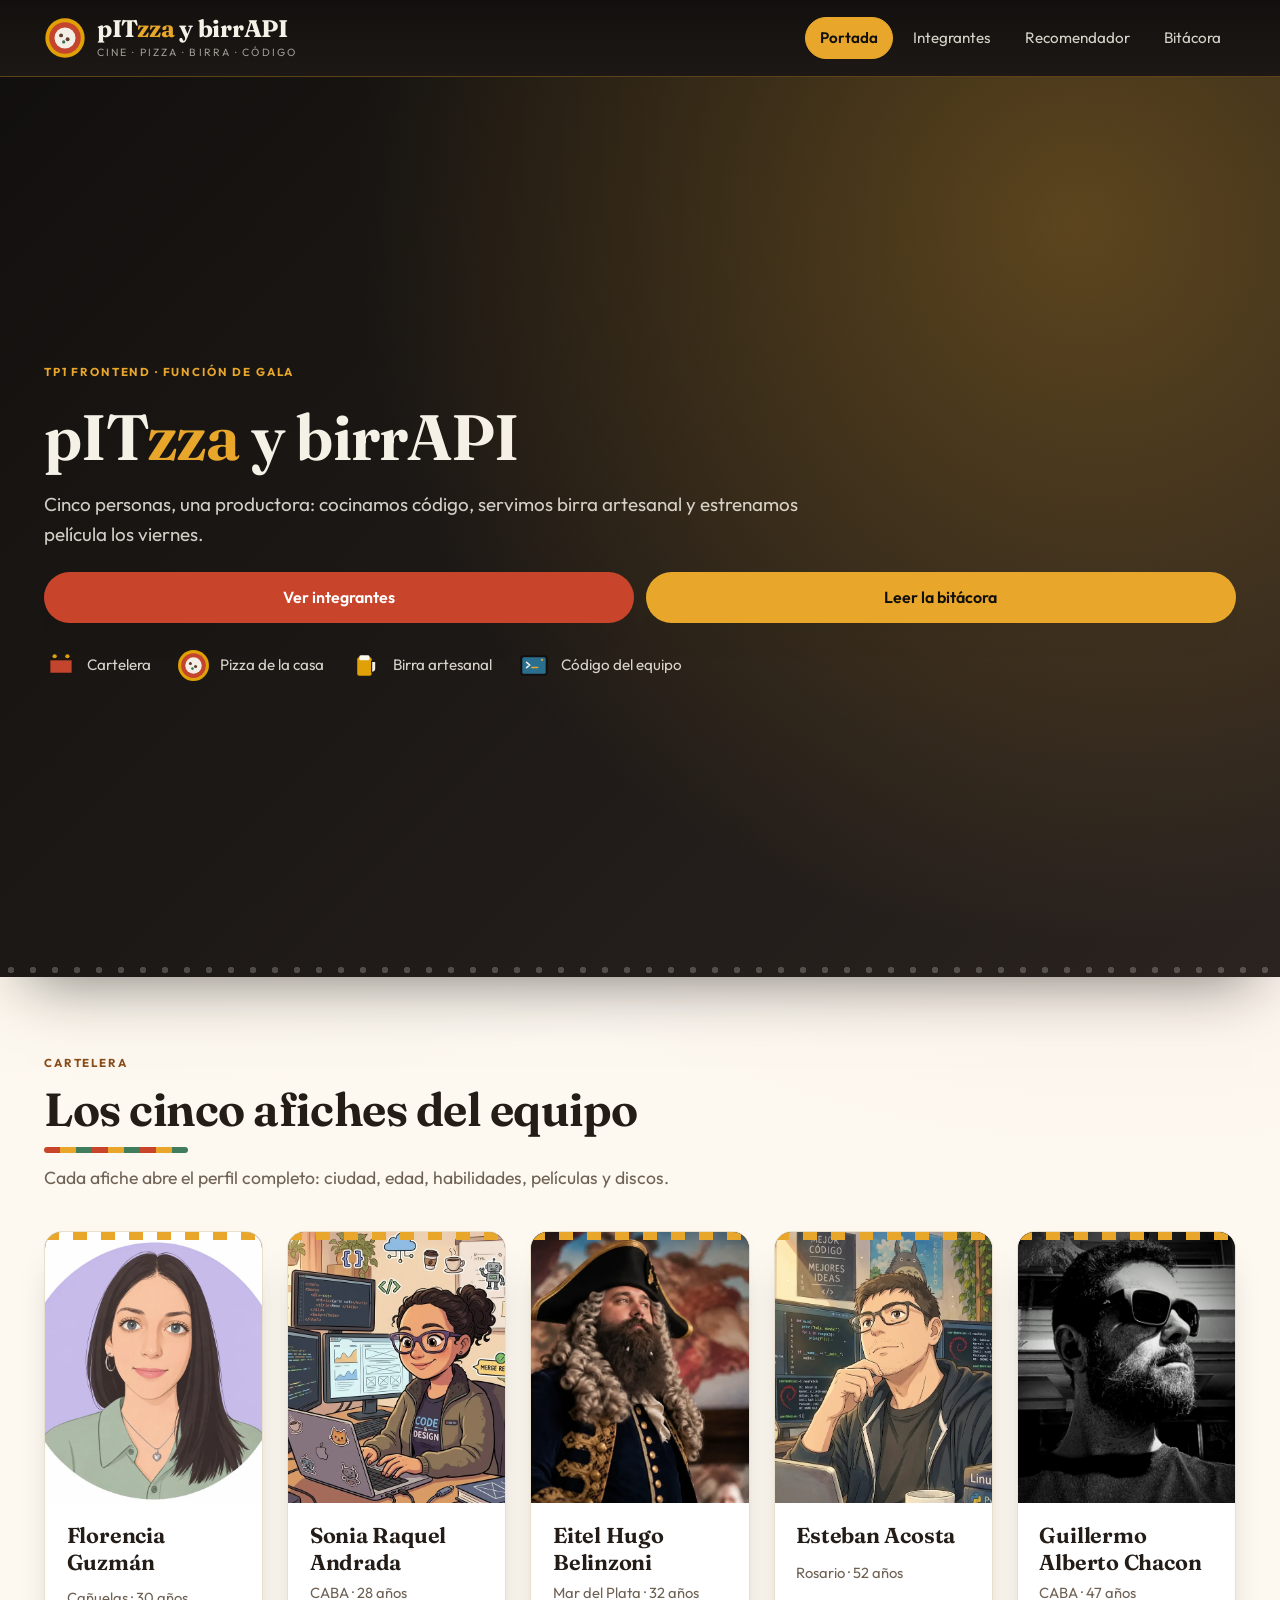
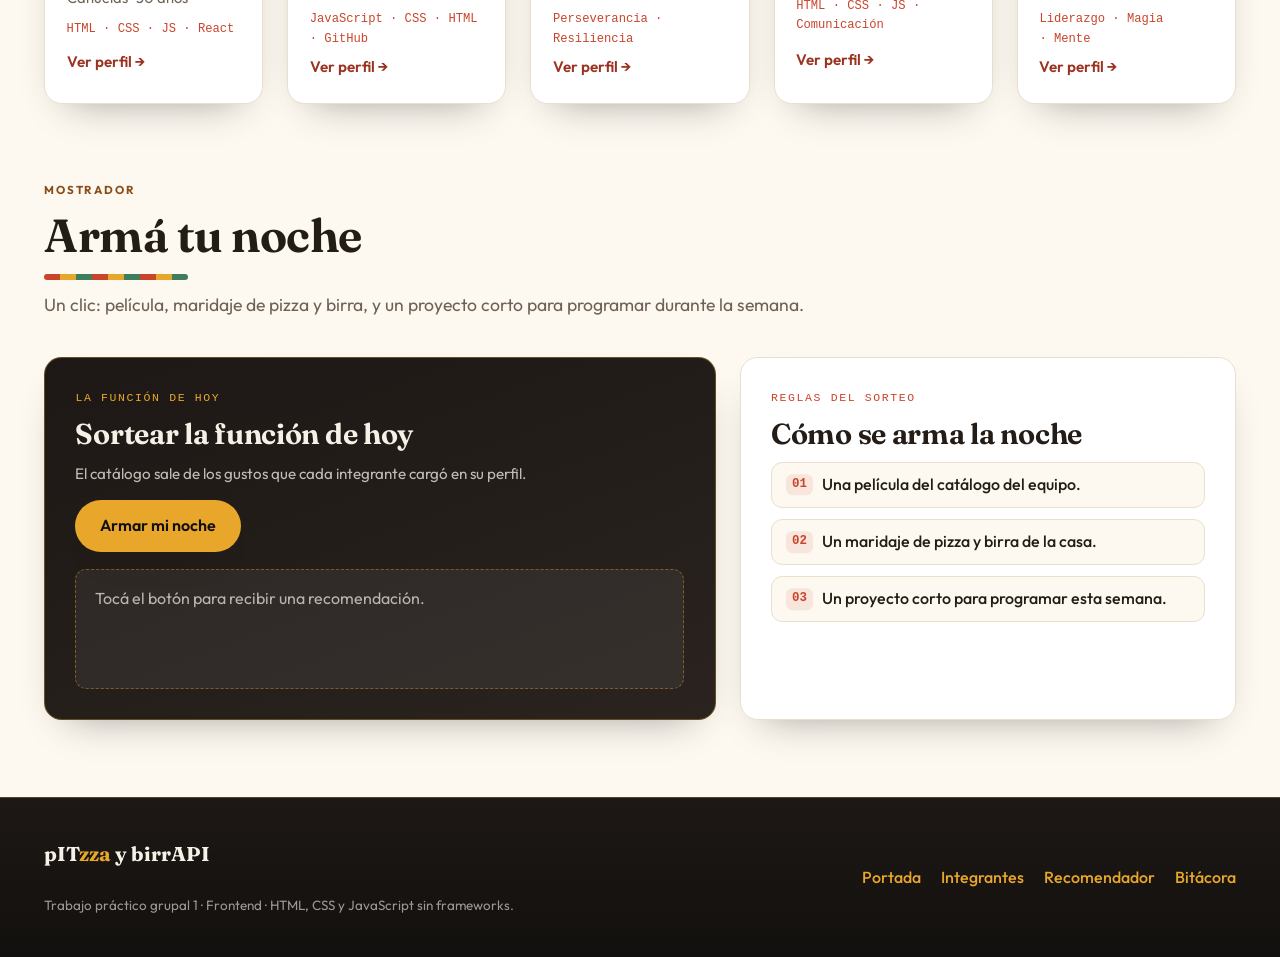
<file: index.html>
<!DOCTYPE html>
<html lang="es">
  <head>
    <meta charset="UTF-8" />
    <meta name="viewport" content="width=device-width, initial-scale=1.0" />
    <title>pITzza y birrAPI — Portada del equipo</title>
    <meta
      name="description"
      content="Portada del equipo pITzza y birrAPI: cinco perfiles, recomendación de peli, pizza y birra, y bitácora. TP1 de Frontend."
    />
    <meta name="theme-color" content="#12100e" />
    <meta property="og:title" content="pITzza y birrAPI" />
    <meta property="og:type" content="website" />
    <meta
      property="og:description"
      content="Cinco personas, una productora: código, cine, pizza y birra artesanal."
    />
    <link rel="icon" href="img/icono-pizza.svg" type="image/svg+xml" />
    <link rel="preconnect" href="https://fonts.googleapis.com" />
    <link rel="preconnect" href="https://fonts.gstatic.com" crossorigin />
    <link
      href="https://fonts.googleapis.com/css2?family=Fraunces:opsz,wght@9..144,500;9..144,700&family=Outfit:wght@400;500;600;700&display=swap"
      rel="stylesheet"
    />
    <link rel="stylesheet" href="css/normalize.css" />
    <link rel="stylesheet" href="css/styles.css?v=5" />
  </head>
  <body>
    <a class="skip-link" href="#contenido">Saltar al contenido</a>

    <header class="site-header">
      <div class="header-inner">
        <a class="logo" href="index.html">
          <img src="img/icono-pizza.svg" alt="" width="40" height="40" />
          <span class="logo-mark">
            <span class="logo-text">pIT<strong>zza</strong> y birrAPI</span>
            <span class="logo-tag">cine · pizza · birra · código</span>
          </span>
        </a>
        <nav aria-label="Principal">
          <ul class="nav-list">
            <li><a href="index.html" aria-current="page">Portada</a></li>
            <li><a href="#integrantes">Integrantes</a></li>
            <li><a href="#recomendador">Recomendador</a></li>
            <li><a href="bitacora.html">Bitácora</a></li>
          </ul>
        </nav>
      </div>
    </header>

    <main id="contenido">
      <!-- Marquesina: el hero ocupa todo el ancho y su texto se alinea al contenedor -->
      <section class="hero" aria-labelledby="hero-titulo">
        <div class="hero-inner wrap">
          <p class="eyebrow">TP1 Frontend · función de gala</p>
          <h1 id="hero-titulo">pIT<span>zza</span> y birrAPI</h1>
          <p class="hero-tagline">
            Cinco personas, una productora: cocinamos código, servimos birra
            artesanal y estrenamos película los viernes.
          </p>
          <div class="hero-actions">
            <a class="btn" href="#integrantes">Ver integrantes</a>
            <a class="btn btn-birra" href="bitacora.html">Leer la bitácora</a>
          </div>
          <div class="hero-media">
            <span class="pillar"><img src="img/icono-cine.svg" alt="" width="34" height="34" />Cartelera</span>
            <span class="pillar"><img src="img/icono-pizza.svg" alt="" width="34" height="34" />Pizza de la casa</span>
            <span class="pillar"><img src="img/icono-birra.svg" alt="" width="34" height="34" />Birra artesanal</span>
            <span class="pillar"><img src="img/icono-codigo.svg" alt="" width="34" height="34" />Código del equipo</span>
          </div>
        </div>
      </section>

      <section class="section" id="integrantes" aria-labelledby="integrantes-titulo">
        <div class="section-head">
          <p class="eyebrow">Cartelera</p>
          <h2 id="integrantes-titulo">Los cinco afiches del equipo</h2>
          <span class="rule" aria-hidden="true"></span>
          <p class="section-intro">
            Cada afiche abre el perfil completo: ciudad, edad, habilidades,
            películas y discos.
          </p>
        </div>
        <div class="card-grid">
          <a class="member-card" href="florencia-guzman.html">
            <div class="member-photo">
              <span class="member-strip" aria-hidden="true"></span>
              <img
                src="img/florencia-guzman.webp"
                alt="Imagen de perfil de Florencia Guzmán"
                width="800"
                height="800"
                loading="lazy"
              />
            </div>
            <div class="member-body">
              <h3 class="member-name">Florencia Guzmán</h3>
              <p class="member-city">Cañuelas · 30 años</p>
              <p class="member-role">HTML · CSS · JS · React</p>
              <p class="member-cta">Ver perfil →</p>
            </div>
          </a>

          <a class="member-card" href="sonia-andrada.html">
            <div class="member-photo">
              <span class="member-strip" aria-hidden="true"></span>
              <img
                src="img/sonia-andrada.webp"
                alt="Imagen de perfil de Sonia Andrada"
                width="800"
                height="800"
                loading="lazy"
              />
            </div>
            <div class="member-body">
              <h3 class="member-name">Sonia Raquel Andrada</h3>
              <p class="member-city">CABA · 28 años</p>
              <p class="member-role">JavaScript · CSS · HTML · GitHub</p>
              <p class="member-cta">Ver perfil →</p>
            </div>
          </a>

          <a class="member-card" href="eitel-belinzoni.html">
            <div class="member-photo">
              <span class="member-strip" aria-hidden="true"></span>
              <img
                src="img/eitel-belinzoni.webp"
                alt="Imagen de perfil de Eitel Belinzoni"
                width="800"
                height="800"
                loading="lazy"
              />
            </div>
            <div class="member-body">
              <h3 class="member-name">Eitel Hugo Belinzoni</h3>
              <p class="member-city">Mar del Plata · 32 años</p>
              <p class="member-role">Perseverancia · Resiliencia</p>
              <p class="member-cta">Ver perfil →</p>
            </div>
          </a>

          <a class="member-card" href="esteban-acosta.html">
            <div class="member-photo">
              <span class="member-strip" aria-hidden="true"></span>
              <img
                src="img/esteban-acosta.webp"
                alt="Imagen de perfil de Esteban Acosta"
                width="800"
                height="800"
                loading="lazy"
              />
            </div>
            <div class="member-body">
              <h3 class="member-name">Esteban Acosta</h3>
              <p class="member-city">Rosario · 52 años</p>
              <p class="member-role">HTML · CSS · JS · Comunicación</p>
              <p class="member-cta">Ver perfil →</p>
            </div>
          </a>

          <a class="member-card" href="guillermo-chacon.html">
            <div class="member-photo">
              <span class="member-strip" aria-hidden="true"></span>
              <img
                src="img/guillermo.webp"
                alt="Imagen de perfil de Guillermo Alberto Chacon"
                width="800"
                height="800"
                loading="lazy"
              />
            </div>
            <div class="member-body">
              <h3 class="member-name">Guillermo Alberto Chacon</h3>
              <p class="member-city">CABA · 47 años</p>
              <p class="member-role">Liderazgo · Magia · Mente</p>
              <p class="member-cta">Ver perfil →</p>
            </div>
          </a>
        </div>
      </section>

      <section class="section" id="recomendador" aria-labelledby="recomendador-titulo">
        <div class="section-head">
          <p class="eyebrow">Mostrador</p>
          <h2 id="recomendador-titulo">Armá tu noche</h2>
          <span class="rule" aria-hidden="true"></span>
          <p class="section-intro">
            Un clic: película, maridaje de pizza y birra, y un proyecto corto
            para programar durante la semana.
          </p>
        </div>
        <div class="booth-grid">
          <article class="panel panel--tinta">
            <p class="panel-kicker">La función de hoy</p>
            <h3>Sortear la función de hoy</h3>
            <p class="panel-note">
              El catálogo sale de los gustos que cada integrante cargó en su
              perfil.
            </p>
            <div class="panel-actions">
              <button class="btn btn-birra" id="btn-noche" type="button">Armar mi noche</button>
            </div>
            <p class="result" id="noche-resultado" role="status">
              <span class="result-hint">Tocá el botón para recibir una recomendación.</span>
            </p>
          </article>

          <article class="panel">
            <p class="panel-kicker">Reglas del sorteo</p>
            <h3>Cómo se arma la noche</h3>
            <ol class="meta-grid">
              <li>Una película del catálogo del equipo.</li>
              <li>Un maridaje de pizza y birra de la casa.</li>
              <li>Un proyecto corto para programar esta semana.</li>
            </ol>
          </article>
        </div>
      </section>
    </main>

    <footer class="site-footer">
      <div class="footer-inner">
        <div class="footer-brand-block">
          <p class="footer-brand">pIT<span>zza</span> y birrAPI</p>
          <span class="footer-rail" aria-hidden="true"></span>
          <p class="footer-note">
            Trabajo práctico grupal 1 · Frontend · HTML, CSS y JavaScript sin
            frameworks.
          </p>
        </div>
        <nav class="footer-links" aria-label="Enlaces del pie">
          <a href="index.html">Portada</a>
          <a href="#integrantes">Integrantes</a>
          <a href="#recomendador">Recomendador</a>
          <a href="bitacora.html">Bitácora</a>
        </nav>
      </div>
    </footer>

    <script src="js/main.js"></script>
  </body>
</html>
</file>
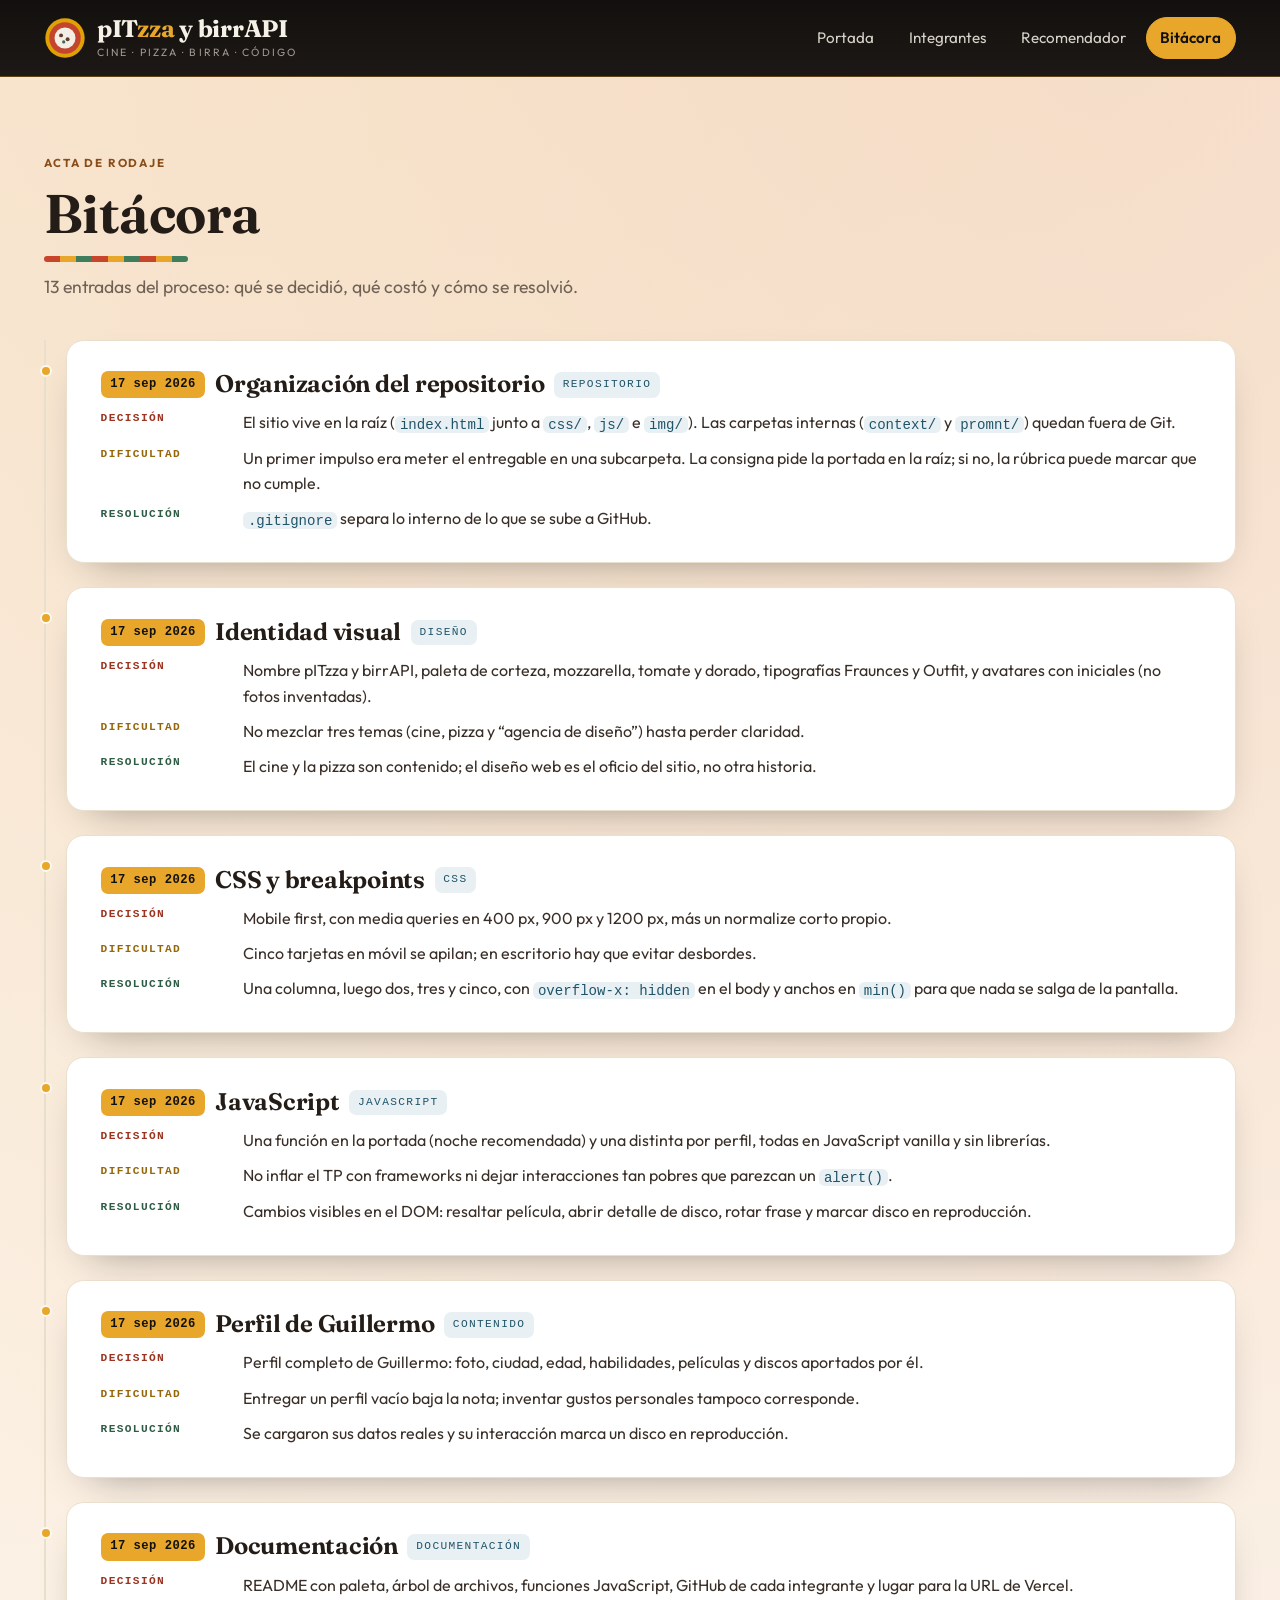
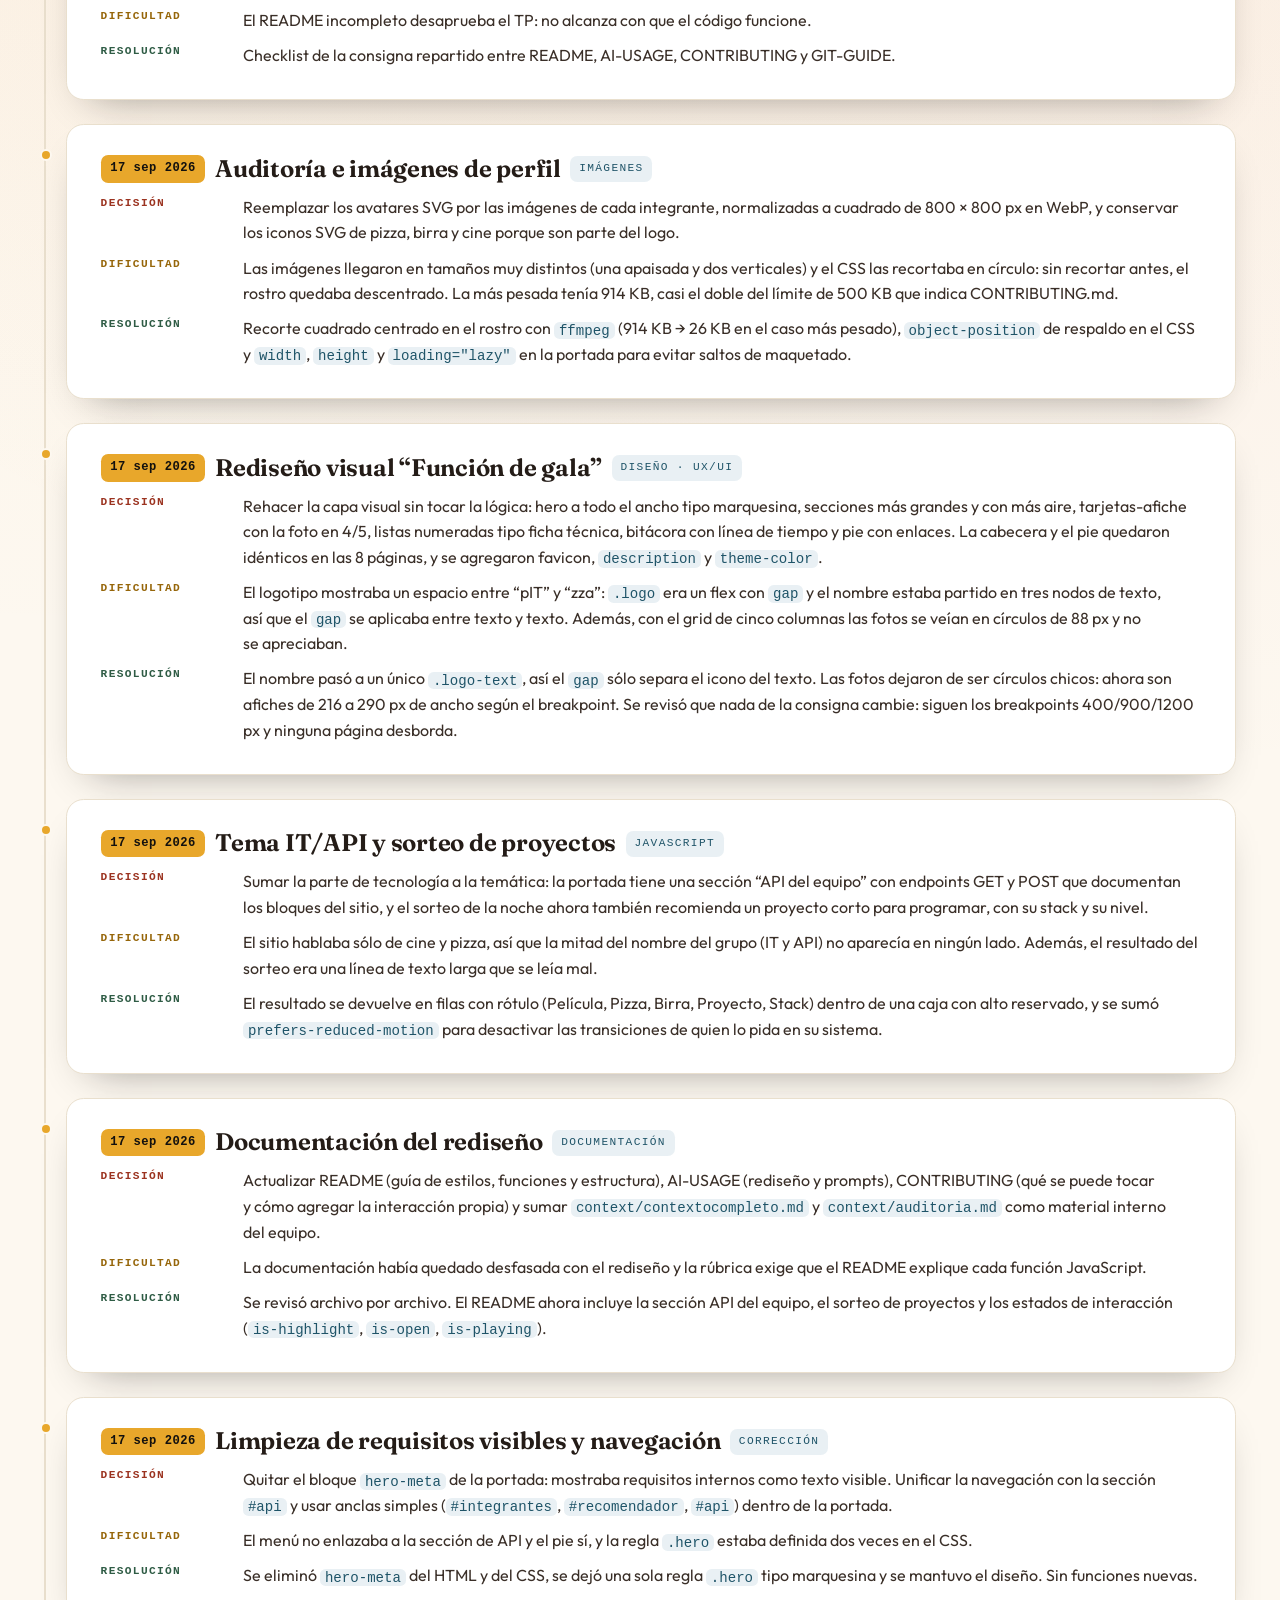
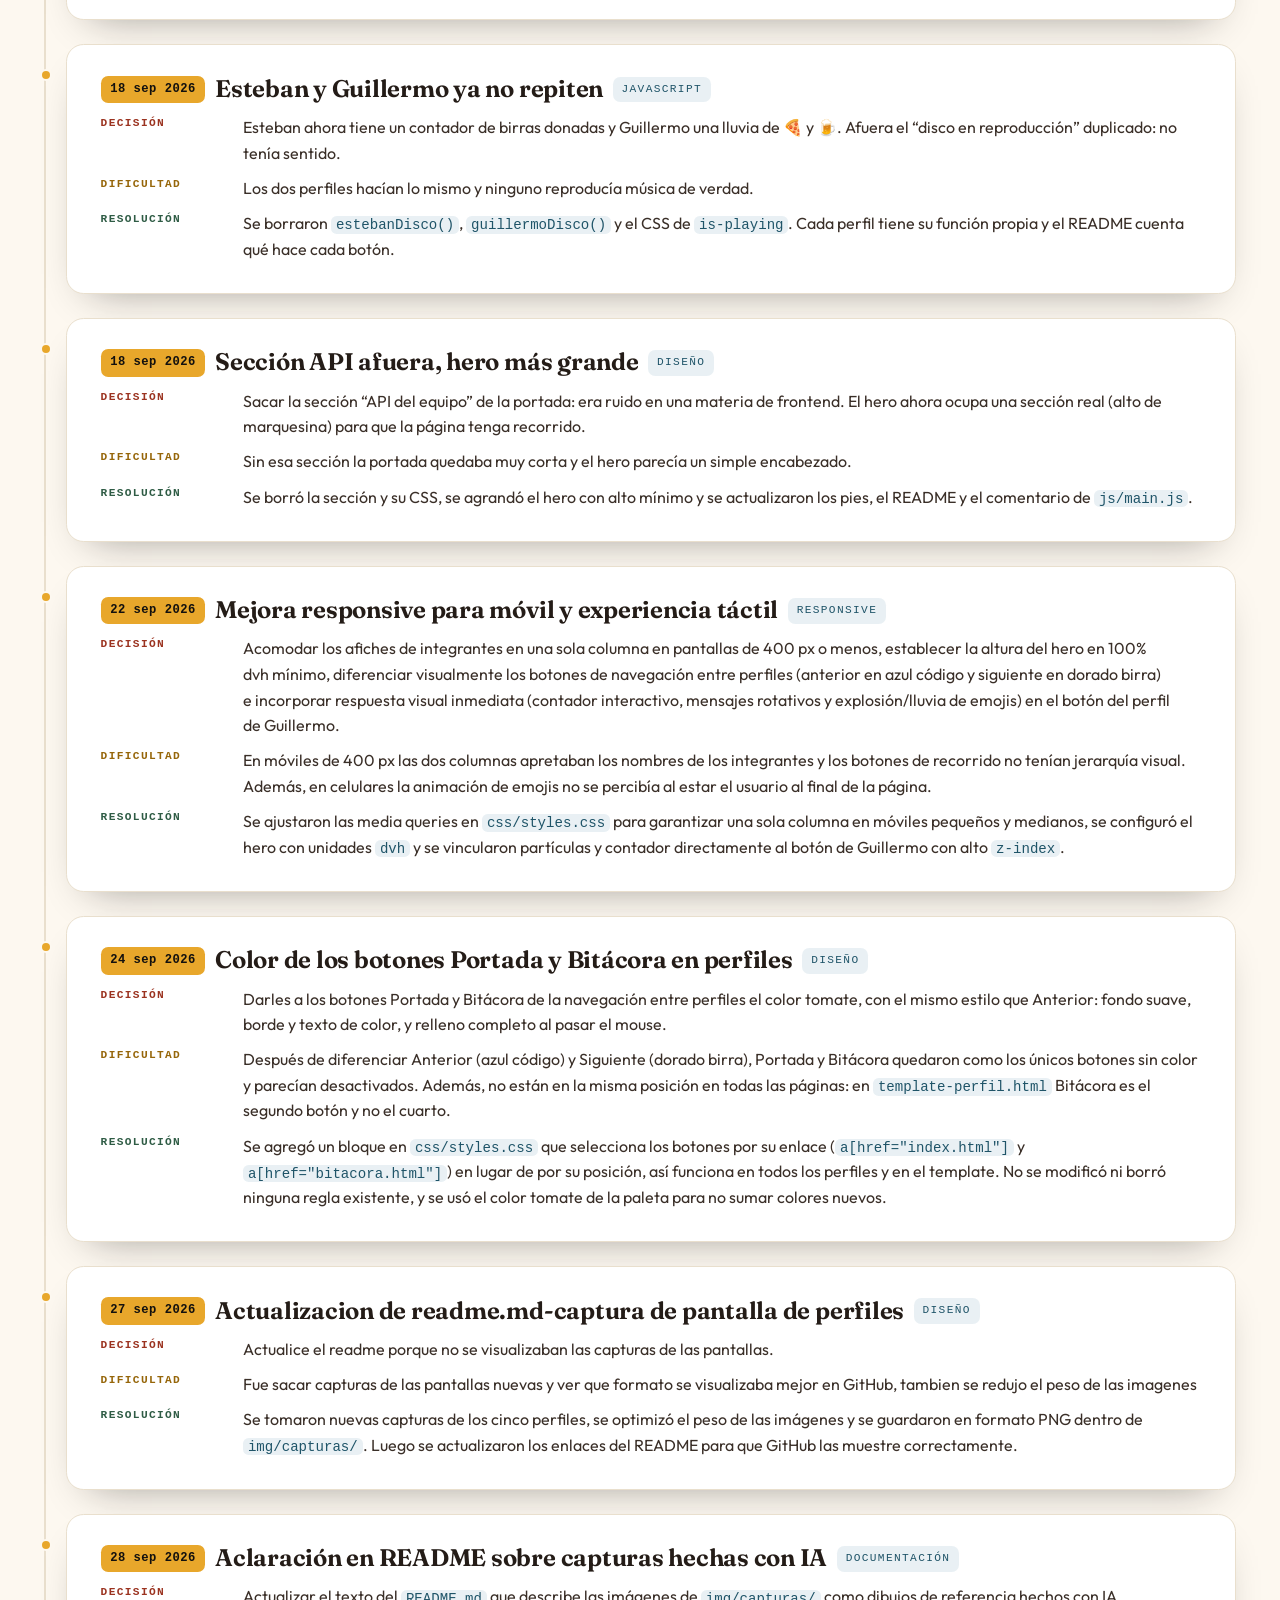
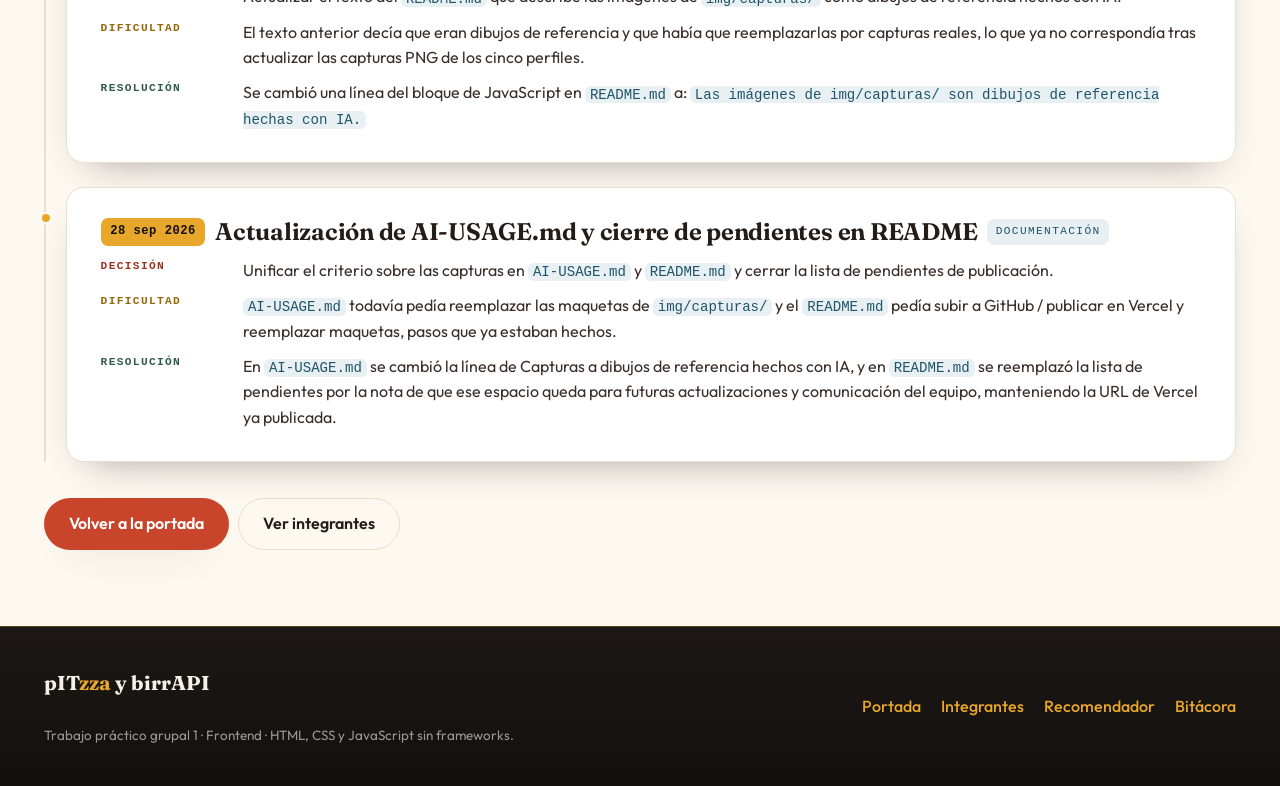
<file: bitacora.html>
<!DOCTYPE html>
<html lang="es">
  <head>
    <meta charset="UTF-8" />
    <meta name="viewport" content="width=device-width, initial-scale=1.0" />
    <title>Bitácora — pITzza y birrAPI</title>
    <meta name="description" content="Bitácora del equipo pITzza y birrAPI: decisiones, dificultades y resoluciones del desarrollo del sitio, entrada por entrada." />
    <meta name="theme-color" content="#12100e" />
    <link rel="icon" href="img/icono-pizza.svg" type="image/svg+xml" />
    <link rel="preconnect" href="https://fonts.googleapis.com" />
    <link rel="preconnect" href="https://fonts.gstatic.com" crossorigin />
    <link
      href="https://fonts.googleapis.com/css2?family=Fraunces:opsz,wght@9..144,500;9..144,700&family=Outfit:wght@400;500;600;700&display=swap"
      rel="stylesheet"
    />
    <link rel="stylesheet" href="css/normalize.css" />
    <link rel="stylesheet" href="css/styles.css?v=5" />
  </head>
  <body>
    <a class="skip-link" href="#contenido">Saltar al contenido</a>

    <header class="site-header">
      <div class="header-inner">
        <a class="logo" href="index.html">
          <img src="img/icono-pizza.svg" alt="" width="40" height="40" />
          <span class="logo-mark">
            <span class="logo-text">pIT<strong>zza</strong> y birrAPI</span>
            <span class="logo-tag">cine · pizza · birra · código</span>
          </span>
        </a>
        <nav aria-label="Principal">
          <ul class="nav-list">
            <li><a href="index.html">Portada</a></li>
            <li><a href="index.html#integrantes">Integrantes</a></li>
            <li><a href="index.html#recomendador">Recomendador</a></li>
            <li><a href="bitacora.html" aria-current="page">Bitácora</a></li>
          </ul>
        </nav>
      </div>
    </header>

    <main id="contenido" class="section">
      <div class="section-head">
        <p class="eyebrow">Acta de rodaje</p>
        <h1>Bitácora</h1>
        <span class="rule" aria-hidden="true"></span>
        <p class="section-intro">
          13 entradas del proceso: qué se decidió, qué costó y cómo se resolvió.
        </p>
      </div>

      <div class="log-feed">
        <article class="log-entry">
          <div class="log-head">
            <time datetime="2026-09-17">17 sep 2026</time>
            <h3>Organización del repositorio</h3>
            <span class="log-cat">repositorio</span>
          </div>
          <div class="log-body">
            <p class="log-part log-decision"><strong>Decisión</strong><span>El sitio vive en la raíz (<code>index.html</code> junto a <code>css/</code>, <code>js/</code> e <code>img/</code>). Las carpetas internas (<code>context/</code> y <code>promnt/</code>) quedan fuera de Git.</span></p>
            <p class="log-part log-dificultad"><strong>Dificultad</strong><span>Un primer impulso era meter el entregable en una subcarpeta. La consigna pide la portada en la raíz; si no, la rúbrica puede marcar que no cumple.</span></p>
            <p class="log-part log-resolucion"><strong>Resolución</strong><span><code>.gitignore</code> separa lo interno de lo que se sube a GitHub.</span></p>
          </div>
        </article>

        <article class="log-entry">
          <div class="log-head">
            <time datetime="2026-09-17">17 sep 2026</time>
            <h3>Identidad visual</h3>
            <span class="log-cat">diseño</span>
          </div>
          <div class="log-body">
            <p class="log-part log-decision"><strong>Decisión</strong><span>Nombre pITzza y birrAPI, paleta de corteza, mozzarella, tomate y dorado, tipografías Fraunces y Outfit, y avatares con iniciales (no fotos inventadas).</span></p>
            <p class="log-part log-dificultad"><strong>Dificultad</strong><span>No mezclar tres temas (cine, pizza y “agencia de diseño”) hasta perder claridad.</span></p>
            <p class="log-part log-resolucion"><strong>Resolución</strong><span>El cine y la pizza son contenido; el diseño web es el oficio del sitio, no otra historia.</span></p>
          </div>
        </article>

        <article class="log-entry">
          <div class="log-head">
            <time datetime="2026-09-17">17 sep 2026</time>
            <h3>CSS y breakpoints</h3>
            <span class="log-cat">css</span>
          </div>
          <div class="log-body">
            <p class="log-part log-decision"><strong>Decisión</strong><span>Mobile first, con media queries en 400 px, 900 px y 1200 px, más un normalize corto propio.</span></p>
            <p class="log-part log-dificultad"><strong>Dificultad</strong><span>Cinco tarjetas en móvil se apilan; en escritorio hay que evitar desbordes.</span></p>
            <p class="log-part log-resolucion"><strong>Resolución</strong><span>Una columna, luego dos, tres y cinco, con <code>overflow-x: hidden</code> en el body y anchos en <code>min()</code> para que nada se salga de la pantalla.</span></p>
          </div>
        </article>

        <article class="log-entry">
          <div class="log-head">
            <time datetime="2026-09-17">17 sep 2026</time>
            <h3>JavaScript</h3>
            <span class="log-cat">javascript</span>
          </div>
          <div class="log-body">
            <p class="log-part log-decision"><strong>Decisión</strong><span>Una función en la portada (noche recomendada) y una distinta por perfil, todas en JavaScript vanilla y sin librerías.</span></p>
            <p class="log-part log-dificultad"><strong>Dificultad</strong><span>No inflar el TP con frameworks ni dejar interacciones tan pobres que parezcan un <code>alert()</code>.</span></p>
            <p class="log-part log-resolucion"><strong>Resolución</strong><span>Cambios visibles en el DOM: resaltar película, abrir detalle de disco, rotar frase y marcar disco en reproducción.</span></p>
          </div>
        </article>

        <article class="log-entry">
          <div class="log-head">
            <time datetime="2026-09-17">17 sep 2026</time>
            <h3>Perfil de Guillermo</h3>
            <span class="log-cat">contenido</span>
          </div>
          <div class="log-body">
            <p class="log-part log-decision"><strong>Decisión</strong><span>Perfil completo de Guillermo: foto, ciudad, edad, habilidades, películas y discos aportados por él.</span></p>
            <p class="log-part log-dificultad"><strong>Dificultad</strong><span>Entregar un perfil vacío baja la nota; inventar gustos personales tampoco corresponde.</span></p>
            <p class="log-part log-resolucion"><strong>Resolución</strong><span>Se cargaron sus datos reales y su interacción marca un disco en reproducción.</span></p>
          </div>
        </article>

        <article class="log-entry">
          <div class="log-head">
            <time datetime="2026-09-17">17 sep 2026</time>
            <h3>Documentación</h3>
            <span class="log-cat">documentación</span>
          </div>
          <div class="log-body">
            <p class="log-part log-decision"><strong>Decisión</strong><span>README con paleta, árbol de archivos, funciones JavaScript, GitHub de cada integrante y lugar para la URL de Vercel.</span></p>
            <p class="log-part log-dificultad"><strong>Dificultad</strong><span>El README incompleto desaprueba el TP: no alcanza con que el código funcione.</span></p>
            <p class="log-part log-resolucion"><strong>Resolución</strong><span>Checklist de la consigna repartido entre README, AI-USAGE, CONTRIBUTING y GIT-GUIDE.</span></p>
          </div>
        </article>

        <article class="log-entry">
          <div class="log-head">
            <time datetime="2026-09-17">17 sep 2026</time>
            <h3>Auditoría e imágenes de perfil</h3>
            <span class="log-cat">imágenes</span>
          </div>
          <div class="log-body">
            <p class="log-part log-decision"><strong>Decisión</strong><span>Reemplazar los avatares SVG por las imágenes de cada integrante, normalizadas a cuadrado de 800 × 800 px en WebP, y conservar los iconos SVG de pizza, birra y cine porque son parte del logo.</span></p>
            <p class="log-part log-dificultad"><strong>Dificultad</strong><span>Las imágenes llegaron en tamaños muy distintos (una apaisada y dos verticales) y el CSS las recortaba en círculo: sin recortar antes, el rostro quedaba descentrado. La más pesada tenía 914 KB, casi el doble del límite de 500 KB que indica CONTRIBUTING.md.</span></p>
            <p class="log-part log-resolucion"><strong>Resolución</strong><span>Recorte cuadrado centrado en el rostro con <code>ffmpeg</code> (914 KB → 26 KB en el caso más pesado), <code>object-position</code> de respaldo en el CSS y <code>width</code>, <code>height</code> y <code>loading="lazy"</code> en la portada para evitar saltos de maquetado.</span></p>
          </div>
        </article>

        <article class="log-entry">
          <div class="log-head">
            <time datetime="2026-09-17">17 sep 2026</time>
            <h3>Rediseño visual “Función de gala”</h3>
            <span class="log-cat">diseño · UX/UI</span>
          </div>
          <div class="log-body">
            <p class="log-part log-decision"><strong>Decisión</strong><span>Rehacer la capa visual sin tocar la lógica: hero a todo el ancho tipo marquesina, secciones más grandes y con más aire, tarjetas-afiche con la foto en 4/5, listas numeradas tipo ficha técnica, bitácora con línea de tiempo y pie con enlaces. La cabecera y el pie quedaron idénticos en las 8 páginas, y se agregaron favicon, <code>description</code> y <code>theme-color</code>.</span></p>
            <p class="log-part log-dificultad"><strong>Dificultad</strong><span>El logotipo mostraba un espacio entre “pIT” y “zza”: <code>.logo</code> era un flex con <code>gap</code> y el nombre estaba partido en tres nodos de texto, así que el <code>gap</code> se aplicaba entre texto y texto. Además, con el grid de cinco columnas las fotos se veían en círculos de 88 px y no se apreciaban.</span></p>
            <p class="log-part log-resolucion"><strong>Resolución</strong><span>El nombre pasó a un único <code>.logo-text</code>, así el <code>gap</code> sólo separa el icono del texto. Las fotos dejaron de ser círculos chicos: ahora son afiches de 216 a 290 px de ancho según el breakpoint. Se revisó que nada de la consigna cambie: siguen los breakpoints 400/900/1200 px y ninguna página desborda.</span></p>
          </div>
        </article>

        <article class="log-entry">
          <div class="log-head">
            <time datetime="2026-09-17">17 sep 2026</time>
            <h3>Tema IT/API y sorteo de proyectos</h3>
            <span class="log-cat">javascript</span>
          </div>
          <div class="log-body">
            <p class="log-part log-decision"><strong>Decisión</strong><span>Sumar la parte de tecnología a la temática: la portada tiene una sección “API del equipo” con endpoints GET y POST que documentan los bloques del sitio, y el sorteo de la noche ahora también recomienda un proyecto corto para programar, con su stack y su nivel.</span></p>
            <p class="log-part log-dificultad"><strong>Dificultad</strong><span>El sitio hablaba sólo de cine y pizza, así que la mitad del nombre del grupo (IT y API) no aparecía en ningún lado. Además, el resultado del sorteo era una línea de texto larga que se leía mal.</span></p>
            <p class="log-part log-resolucion"><strong>Resolución</strong><span>El resultado se devuelve en filas con rótulo (Película, Pizza, Birra, Proyecto, Stack) dentro de una caja con alto reservado, y se sumó <code>prefers-reduced-motion</code> para desactivar las transiciones de quien lo pida en su sistema.</span></p>
          </div>
        </article>

        <article class="log-entry">
          <div class="log-head">
            <time datetime="2026-09-17">17 sep 2026</time>
            <h3>Documentación del rediseño</h3>
            <span class="log-cat">documentación</span>
          </div>
          <div class="log-body">
            <p class="log-part log-decision"><strong>Decisión</strong><span>Actualizar README (guía de estilos, funciones y estructura), AI-USAGE (rediseño y prompts), CONTRIBUTING (qué se puede tocar y cómo agregar la interacción propia) y sumar <code>context/contextocompleto.md</code> y <code>context/auditoria.md</code> como material interno del equipo.</span></p>
            <p class="log-part log-dificultad"><strong>Dificultad</strong><span>La documentación había quedado desfasada con el rediseño y la rúbrica exige que el README explique cada función JavaScript.</span></p>
            <p class="log-part log-resolucion"><strong>Resolución</strong><span>Se revisó archivo por archivo. El README ahora incluye la sección API del equipo, el sorteo de proyectos y los estados de interacción (<code>is-highlight</code>, <code>is-open</code>, <code>is-playing</code>).</span></p>
          </div>
        </article>

        <article class="log-entry">
          <div class="log-head">
            <time datetime="2026-09-17">17 sep 2026</time>
            <h3>Limpieza de requisitos visibles y navegación</h3>
            <span class="log-cat">corrección</span>
          </div>
          <div class="log-body">
            <p class="log-part log-decision"><strong>Decisión</strong><span>Quitar el bloque <code>hero-meta</code> de la portada: mostraba requisitos internos como texto visible. Unificar la navegación con la sección <code>#api</code> y usar anclas simples (<code>#integrantes</code>, <code>#recomendador</code>, <code>#api</code>) dentro de la portada.</span></p>
            <p class="log-part log-dificultad"><strong>Dificultad</strong><span>El menú no enlazaba a la sección de API y el pie sí, y la regla <code>.hero</code> estaba definida dos veces en el CSS.</span></p>
            <p class="log-part log-resolucion"><strong>Resolución</strong><span>Se eliminó <code>hero-meta</code> del HTML y del CSS, se dejó una sola regla <code>.hero</code> tipo marquesina y se mantuvo el diseño. Sin funciones nuevas.</span></p>
          </div>
        </article>

        <article class="log-entry">
          <div class="log-head">
            <time datetime="2026-09-18">18 sep 2026</time>
            <h3>Esteban y Guillermo ya no repiten</h3>
            <span class="log-cat">javascript</span>
          </div>
          <div class="log-body">
            <p class="log-part log-decision"><strong>Decisión</strong><span>Esteban ahora tiene un contador de birras donadas y Guillermo una lluvia de 🍕 y 🍺. Afuera el “disco en reproducción” duplicado: no tenía sentido.</span></p>
            <p class="log-part log-dificultad"><strong>Dificultad</strong><span>Los dos perfiles hacían lo mismo y ninguno reproducía música de verdad.</span></p>
            <p class="log-part log-resolucion"><strong>Resolución</strong><span>Se borraron <code>estebanDisco()</code>, <code>guillermoDisco()</code> y el CSS de <code>is-playing</code>. Cada perfil tiene su función propia y el README cuenta qué hace cada botón.</span></p>
          </div>
        </article>

        <article class="log-entry">
          <div class="log-head">
            <time datetime="2026-09-18">18 sep 2026</time>
            <h3>Sección API afuera, hero más grande</h3>
            <span class="log-cat">diseño</span>
          </div>
          <div class="log-body">
            <p class="log-part log-decision"><strong>Decisión</strong><span>Sacar la sección “API del equipo” de la portada: era ruido en una materia de frontend. El hero ahora ocupa una sección real (alto de marquesina) para que la página tenga recorrido.</span></p>
            <p class="log-part log-dificultad"><strong>Dificultad</strong><span>Sin esa sección la portada quedaba muy corta y el hero parecía un simple encabezado.</span></p>
            <p class="log-part log-resolucion"><strong>Resolución</strong><span>Se borró la sección y su CSS, se agrandó el hero con alto mínimo y se actualizaron los pies, el README y el comentario de <code>js/main.js</code>.</span></p>
          </div>
        </article>

        <article class="log-entry">
          <div class="log-head">
            <time datetime="2026-09-22">22 sep 2026</time>
            <h3>Mejora responsive para móvil y experiencia táctil</h3>
            <span class="log-cat">responsive</span>
          </div>
          <div class="log-body">
            <p class="log-part log-decision"><strong>Decisión</strong><span>Acomodar los afiches de integrantes en una sola columna en pantallas de 400 px o menos, establecer la altura del hero en 100% dvh mínimo, diferenciar visualmente los botones de navegación entre perfiles (anterior en azul código y siguiente en dorado birra) e incorporar respuesta visual inmediata (contador interactivo, mensajes rotativos y explosión/lluvia de emojis) en el botón del perfil de Guillermo.</span></p>
            <p class="log-part log-dificultad"><strong>Dificultad</strong><span>En móviles de 400 px las dos columnas apretaban los nombres de los integrantes y los botones de recorrido no tenían jerarquía visual. Además, en celulares la animación de emojis no se percibía al estar el usuario al final de la página.</span></p>
            <p class="log-part log-resolucion"><strong>Resolución</strong><span>Se ajustaron las media queries en <code>css/styles.css</code> para garantizar una sola columna en móviles pequeños y medianos, se configuró el hero con unidades <code>dvh</code> y se vincularon partículas y contador directamente al botón de Guillermo con alto <code>z-index</code>.</span></p>
          </div>
        </article>
        
        <article class="log-entry">
          <div class="log-head">
            <time datetime="2026-09-24">24 sep 2026</time>
            <h3>Color de los botones Portada y Bitácora en perfiles</h3>
            <span class="log-cat">diseño</span>
          </div>
          <div class="log-body">
            <p class="log-part log-decision"><strong>Decisión</strong><span>Darles a los botones Portada y Bitácora de la navegación entre perfiles el color tomate, con el mismo estilo que Anterior: fondo suave, borde y texto de color, y relleno completo al pasar el mouse.</span></p>
            <p class="log-part log-dificultad"><strong>Dificultad</strong><span>Después de diferenciar Anterior (azul código) y Siguiente (dorado birra), Portada y Bitácora quedaron como los únicos botones sin color y parecían desactivados. Además, no están en la misma posición en todas las páginas: en <code>template-perfil.html</code> Bitácora es el segundo botón y no el cuarto.</span></p>
            <p class="log-part log-resolucion"><strong>Resolución</strong><span>Se agregó un bloque en <code>css/styles.css</code> que selecciona los botones por su enlace (<code>a[href="index.html"]</code> y <code>a[href="bitacora.html"]</code>) en lugar de por su posición, así funciona en todos los perfiles y en el template. No se modificó ni borró ninguna regla existente, y se usó el color tomate de la paleta para no sumar colores nuevos.</span></p>
          </div>
        </article>

        <article class="log-entry">
          <div class="log-head">
            <time datetime="2026-09-27">27 sep 2026</time>
            <h3>Actualizacion de readme.md-captura de pantalla de perfiles </h3>
            <span class="log-cat">diseño</span>
          </div>
          <div class="log-body">
            <p class="log-part log-decision"><strong>Decisión</strong><span> Actualice el readme porque no se visualizaban  las capturas de las pantallas.</span></p>
            <p class="log-part log-dificultad"><strong>Dificultad</strong><span> Fue sacar capturas de las pantallas nuevas y ver que formato se visualizaba mejor en GitHub, tambien se redujo el peso de las imagenes </span></p>
            <p class="log-part log-resolucion"><strong>Resolución</strong><span>Se tomaron nuevas capturas de los cinco perfiles, se optimizó el peso de las imágenes y se guardaron en formato PNG dentro de <code>img/capturas/</code>. Luego se actualizaron los enlaces del README para que GitHub las muestre correctamente.</span></p>
          </div>
        </article>

        <article class="log-entry">
          <div class="log-head">
            <time datetime="2026-09-28">28 sep 2026</time>
            <h3>Aclaración en README sobre capturas hechas con IA</h3>
            <span class="log-cat">documentación</span>
          </div>
          <div class="log-body">
            <p class="log-part log-decision"><strong>Decisión</strong><span>Actualizar el texto del <code>README.md</code> que describe las imágenes de <code>img/capturas/</code> como dibujos de referencia hechos con IA.</span></p>
            <p class="log-part log-dificultad"><strong>Dificultad</strong><span>El texto anterior decía que eran dibujos de referencia y que había que reemplazarlas por capturas reales, lo que ya no correspondía tras actualizar las capturas PNG de los cinco perfiles.</span></p>
            <p class="log-part log-resolucion"><strong>Resolución</strong><span>Se cambió una línea del bloque de JavaScript en <code>README.md</code> a: <code>Las imágenes de img/capturas/ son dibujos de referencia hechas con IA.</code></span></p>
          </div>
        </article>        

        <article class="log-entry">
          <div class="log-head">
            <time datetime="2026-09-28">28 sep 2026</time>
            <h3>Actualización de AI-USAGE.md y cierre de pendientes en README</h3>
            <span class="log-cat">documentación</span>
          </div>
          <div class="log-body">
            <p class="log-part log-decision"><strong>Decisión</strong><span>Unificar el criterio sobre las capturas en <code>AI-USAGE.md</code> y <code>README.md</code> y cerrar la lista de pendientes de publicación.</span></p>
            <p class="log-part log-dificultad"><strong>Dificultad</strong><span><code>AI-USAGE.md</code> todavía pedía reemplazar las maquetas de <code>img/capturas/</code> y el <code>README.md</code> pedía subir a GitHub / publicar en Vercel y reemplazar maquetas, pasos que ya estaban hechos.</span></p>
            <p class="log-part log-resolucion"><strong>Resolución</strong><span>En <code>AI-USAGE.md</code> se cambió la línea de Capturas a dibujos de referencia hechos con IA, y en <code>README.md</code> se reemplazó la lista de pendientes por la nota de que ese espacio queda para futuras actualizaciones y comunicación del equipo, manteniendo la URL de Vercel ya publicada.</span></p>
          </div>
        </article>        
       
      </div>

      <nav class="pager" aria-label="Salir de la bitácora">
        <a class="btn" href="index.html">Volver a la portada</a>
        <a class="btn btn-ghost" href="index.html#integrantes">Ver integrantes</a>
      </nav>
    </main>

    <footer class="site-footer">
      <div class="footer-inner">
        <div class="footer-brand-block">
          <p class="footer-brand">pIT<span>zza</span> y birrAPI</p>
          <span class="footer-rail" aria-hidden="true"></span>
          <p class="footer-note">
            Trabajo práctico grupal 1 · Frontend · HTML, CSS y JavaScript sin
            frameworks.
          </p>
        </div>
        <nav class="footer-links" aria-label="Enlaces del pie">
          <a href="index.html">Portada</a>
          <a href="index.html#integrantes">Integrantes</a>
          <a href="index.html#recomendador">Recomendador</a>
          <a href="bitacora.html">Bitácora</a>
        </nav>
      </div>
    </footer>
  </body>
</html>
</file>
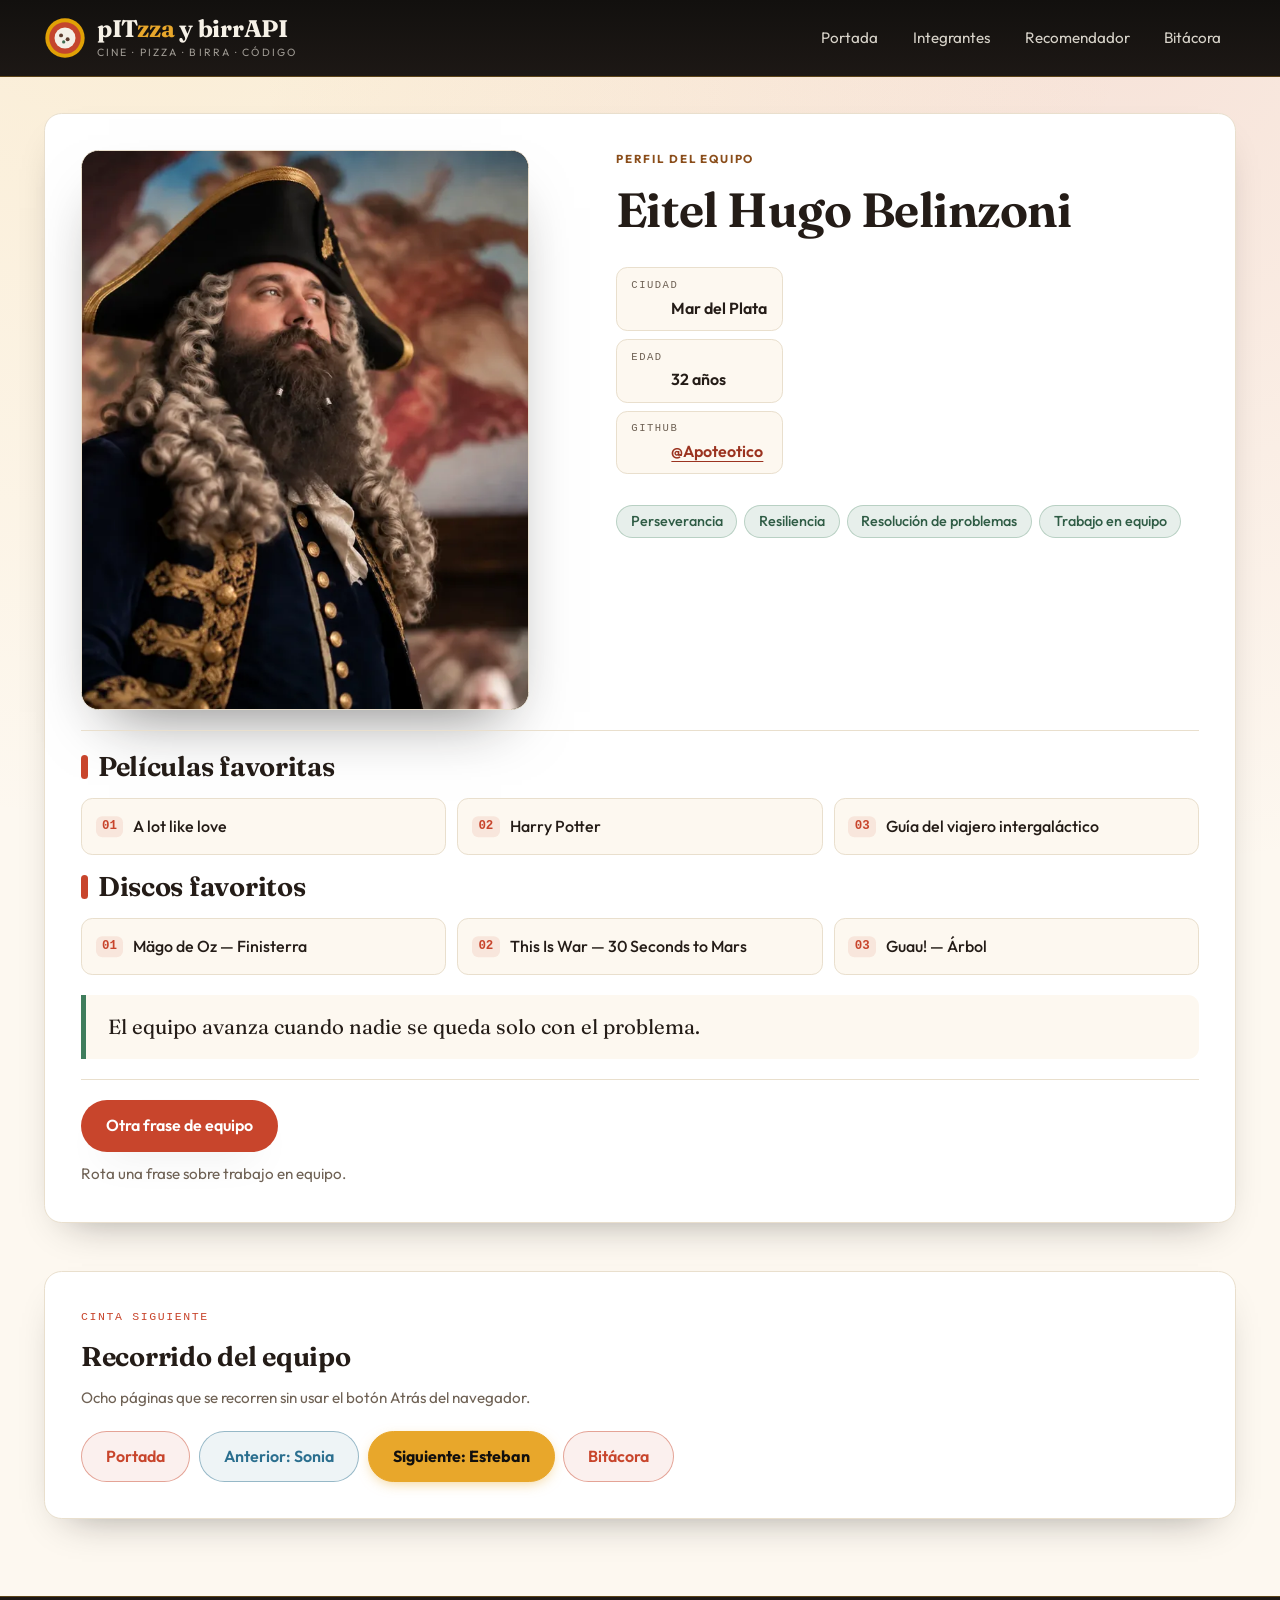
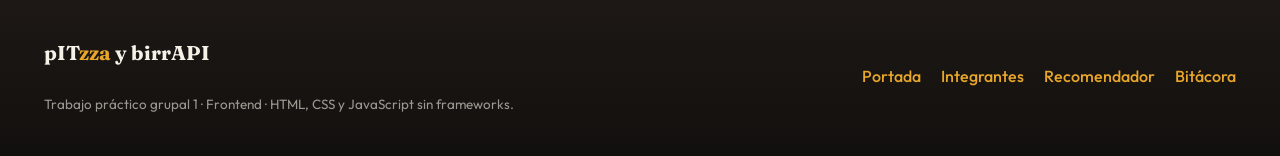
<file: eitel-belinzoni.html>
<!DOCTYPE html>
<html lang="es">
  <head>
    <meta charset="UTF-8" />
    <meta name="viewport" content="width=device-width, initial-scale=1.0" />
    <title>Eitel Hugo Belinzoni — pITzza y birrAPI</title>
    <meta name="description" content="Perfil de Eitel Hugo Belinzoni en el sitio del equipo pITzza y birrAPI: ciudad, edad, habilidades, películas y discos favoritos." />
    <meta name="theme-color" content="#12100e" />
    <link rel="icon" href="img/icono-pizza.svg" type="image/svg+xml" />
    <link rel="preconnect" href="https://fonts.googleapis.com" />
    <link rel="preconnect" href="https://fonts.gstatic.com" crossorigin />
    <link
      href="https://fonts.googleapis.com/css2?family=Fraunces:opsz,wght@9..144,500;9..144,700&family=Outfit:wght@400;500;600;700&display=swap"
      rel="stylesheet"
    />
    <link rel="stylesheet" href="css/normalize.css" />
    <link rel="stylesheet" href="css/styles.css?v=5" />
  </head>
  <body data-profile="eitel">
    <a class="skip-link" href="#contenido">Saltar al contenido</a>

    <header class="site-header">
      <div class="header-inner">
        <a class="logo" href="index.html">
          <img src="img/icono-pizza.svg" alt="" width="40" height="40" />
          <span class="logo-mark">
            <span class="logo-text">pIT<strong>zza</strong> y birrAPI</span>
            <span class="logo-tag">cine · pizza · birra · código</span>
          </span>
        </a>
        <nav aria-label="Principal">
          <ul class="nav-list">
            <li><a href="index.html">Portada</a></li>
            <li><a href="index.html#integrantes">Integrantes</a></li>
            <li><a href="index.html#recomendador">Recomendador</a></li>
            <li><a href="bitacora.html">Bitácora</a></li>
          </ul>
        </nav>
      </div>
    </header>

    <main id="contenido" class="profile">
      <article class="profile-card">
        <div class="profile-head">
          <img
            src="img/eitel-belinzoni.webp"
            alt="Imagen de perfil de Eitel Hugo Belinzoni"
            width="800"
            height="800"
          />
          <div class="profile-id">
            <p class="eyebrow">Perfil del equipo</p>
            <h1>Eitel Hugo Belinzoni</h1>
            <dl class="ficha">
              <div class="ficha-item"><dt>Ciudad</dt><dd>Mar del Plata</dd></div>
              <div class="ficha-item"><dt>Edad</dt><dd>32 años</dd></div>
              <div class="ficha-item"><dt>GitHub</dt><dd><a href="https://github.com/Apoteotico" rel="noopener noreferrer">@Apoteotico</a></dd></div>
            </dl>
            <div class="chip-row">
              <span class="chip">Perseverancia</span>
              <span class="chip">Resiliencia</span>
              <span class="chip">Resolución de problemas</span>
              <span class="chip">Trabajo en equipo</span>
            </div>
          </div>
        </div>

        <div class="board">
          <h2 class="board-title">Películas favoritas</h2>
          <ul class="meta-grid">
            <li class="movie-item">A lot like love</li>
            <li class="movie-item">Harry Potter</li>
            <li class="movie-item">Guía del viajero intergaláctico</li>
          </ul>

          <h2 class="board-title">Discos favoritos</h2>
          <ul class="meta-grid">
            <li class="album-item" data-album>
              Mägo de Oz — Finisterra
            </li>
            <li class="album-item" data-album>
              This Is War — 30 Seconds to Mars
            </li>
            <li class="album-item" data-album>
              Guau! — Árbol
            </li>
          </ul>
        </div>

        <blockquote class="quote" id="frase-equipo">
          El equipo avanza cuando nadie se queda solo con el problema.
        </blockquote>
        <div class="profile-actions">
          <button class="btn" id="btn-perfil" type="button">Otra frase de equipo</button>
          <p class="muted">Rota una frase sobre trabajo en equipo.</p>
        </div>
      </article>

      <aside class="profile-card profile-nav">
        <p class="panel-kicker">Cinta siguiente</p>
        <h2>Recorrido del equipo</h2>
        <p class="muted">
          Ocho páginas que se recorren sin usar el botón Atrás del navegador.
        </p>
        <nav class="pager" aria-label="Navegación entre perfiles">
          <a class="btn btn-ghost" href="index.html">Portada</a>
          <a class="btn btn-ghost" href="sonia-andrada.html">Anterior: Sonia</a>
          <a class="btn btn-ghost" href="esteban-acosta.html">Siguiente: Esteban</a>
          <a class="btn btn-ghost" href="bitacora.html">Bitácora</a>
        </nav>
      </aside>
    </main>

    <footer class="site-footer">
      <div class="footer-inner">
        <div class="footer-brand-block">
          <p class="footer-brand">pIT<span>zza</span> y birrAPI</p>
          <span class="footer-rail" aria-hidden="true"></span>
          <p class="footer-note">
            Trabajo práctico grupal 1 · Frontend · HTML, CSS y JavaScript sin
            frameworks.
          </p>
        </div>
        <nav class="footer-links" aria-label="Enlaces del pie">
          <a href="index.html">Portada</a>
          <a href="index.html#integrantes">Integrantes</a>
          <a href="index.html#recomendador">Recomendador</a>
          <a href="bitacora.html">Bitácora</a>
        </nav>
      </div>
    </footer>
    <script src="js/perfiles.js"></script>
  </body>
</html>
</file>
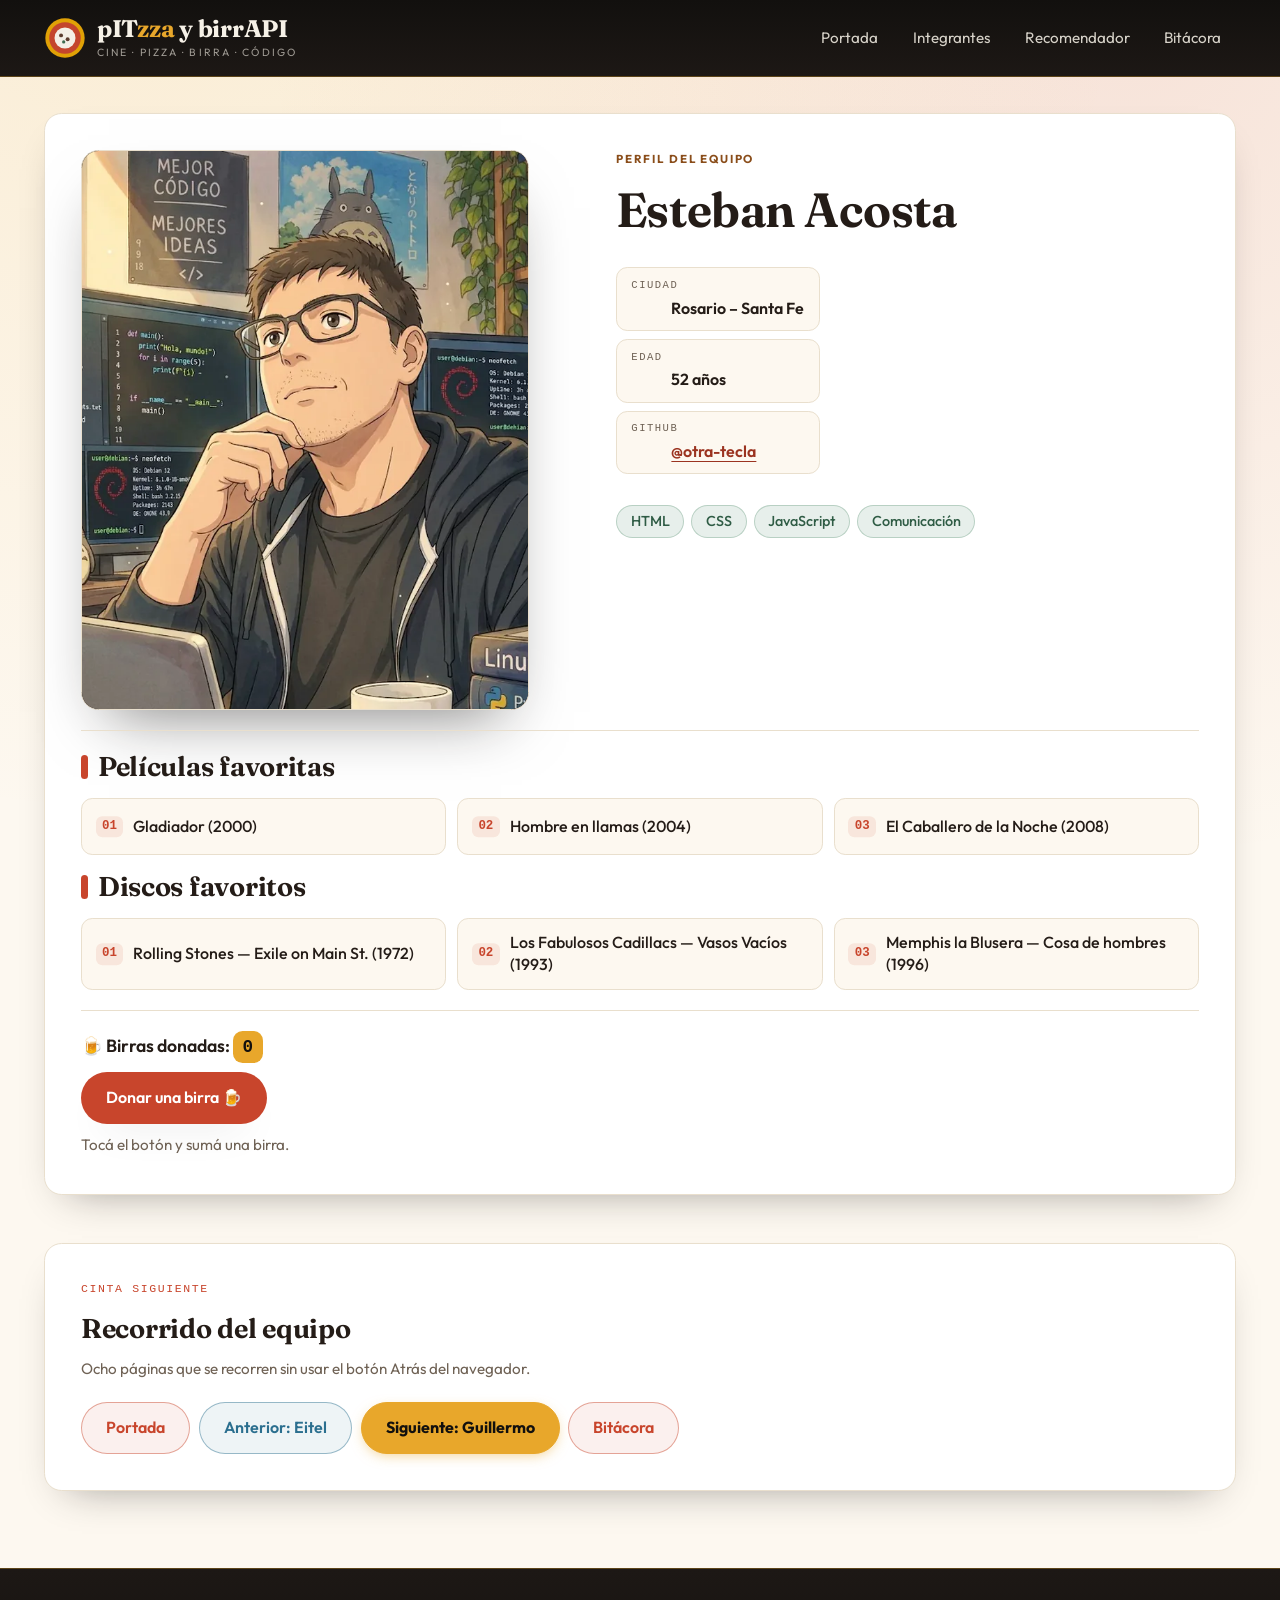
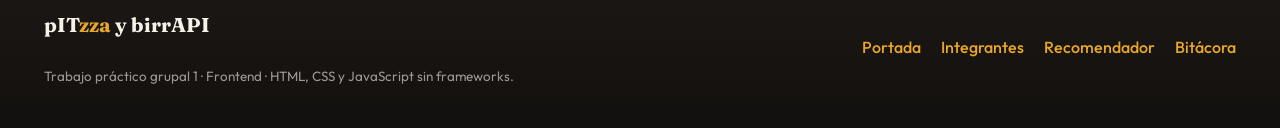
<file: esteban-acosta.html>
<!DOCTYPE html>
<html lang="es">
  <head>
    <meta charset="UTF-8" />
    <meta name="viewport" content="width=device-width, initial-scale=1.0" />
    <title>Esteban Acosta — pITzza y birrAPI</title>
    <meta name="description" content="Perfil de Esteban Acosta en el sitio del equipo pITzza y birrAPI: ciudad, edad, habilidades, películas y discos favoritos." />
    <meta name="theme-color" content="#12100e" />
    <link rel="icon" href="img/icono-pizza.svg" type="image/svg+xml" />
    <link rel="preconnect" href="https://fonts.googleapis.com" />
    <link rel="preconnect" href="https://fonts.gstatic.com" crossorigin />
    <link
      href="https://fonts.googleapis.com/css2?family=Fraunces:opsz,wght@9..144,500;9..144,700&family=Outfit:wght@400;500;600;700&display=swap"
      rel="stylesheet"
    />
    <link rel="stylesheet" href="css/normalize.css" />
    <link rel="stylesheet" href="css/styles.css?v=5" />
  </head>
  <body data-profile="esteban">
    <a class="skip-link" href="#contenido">Saltar al contenido</a>

    <header class="site-header">
      <div class="header-inner">
        <a class="logo" href="index.html">
          <img src="img/icono-pizza.svg" alt="" width="40" height="40" />
          <span class="logo-mark">
            <span class="logo-text">pIT<strong>zza</strong> y birrAPI</span>
            <span class="logo-tag">cine · pizza · birra · código</span>
          </span>
        </a>
        <nav aria-label="Principal">
          <ul class="nav-list">
            <li><a href="index.html">Portada</a></li>
            <li><a href="index.html#integrantes">Integrantes</a></li>
            <li><a href="index.html#recomendador">Recomendador</a></li>
            <li><a href="bitacora.html">Bitácora</a></li>
          </ul>
        </nav>
      </div>
    </header>

    <main id="contenido" class="profile">
      <article class="profile-card">
        <div class="profile-head">
          <img
            src="img/esteban-acosta.webp"
            alt="Imagen de perfil de Esteban Acosta"
            width="800"
            height="800"
          />
          <div class="profile-id">
            <p class="eyebrow">Perfil del equipo</p>
            <h1>Esteban Acosta</h1>
            <dl class="ficha">
              <div class="ficha-item"><dt>Ciudad</dt><dd>Rosario – Santa Fe</dd></div>
              <div class="ficha-item"><dt>Edad</dt><dd>52 años</dd></div>
              <div class="ficha-item"><dt>GitHub</dt><dd><a href="https://github.com/otra-tecla" rel="noopener noreferrer">@otra-tecla</a></dd></div>
            </dl>
            <div class="chip-row">
              <span class="chip">HTML</span>
              <span class="chip">CSS</span>
              <span class="chip">JavaScript</span>
              <span class="chip">Comunicación</span>
            </div>
          </div>
        </div>

        <div class="board">
          <h2 class="board-title">Películas favoritas</h2>
          <ul class="meta-grid">
            <li class="movie-item">Gladiador (2000)</li>
            <li class="movie-item">Hombre en llamas (2004)</li>
            <li class="movie-item">El Caballero de la Noche (2008)</li>
          </ul>

          <h2 class="board-title">Discos favoritos</h2>
          <ul class="meta-grid">
            <li class="album-item" data-album>
              Rolling Stones — Exile on Main St. (1972)
            </li>
            <li class="album-item" data-album>
              Los Fabulosos Cadillacs — Vasos Vacíos (1993)
            </li>
            <li class="album-item" data-album>
              Memphis la Blusera — Cosa de hombres (1996)
            </li>
          </ul>
        </div>

        <div class="profile-actions">
          <p class="birra-contador" role="status">🍺 Birras donadas: <strong id="birras-esteban">0</strong></p>
          <button class="btn" id="btn-perfil" type="button">Donar una birra 🍺</button>
          <p class="muted" id="mensaje-birras">Tocá el botón y sumá una birra.</p>
        </div>
      </article>

      <aside class="profile-card profile-nav">
        <p class="panel-kicker">Cinta siguiente</p>
        <h2>Recorrido del equipo</h2>
        <p class="muted">
          Ocho páginas que se recorren sin usar el botón Atrás del navegador.
        </p>
        <nav class="pager" aria-label="Navegación entre perfiles">
          <a class="btn btn-ghost" href="index.html">Portada</a>
          <a class="btn btn-ghost" href="eitel-belinzoni.html">Anterior: Eitel</a>
          <a class="btn btn-ghost" href="guillermo-chacon.html">Siguiente: Guillermo</a>
          <a class="btn btn-ghost" href="bitacora.html">Bitácora</a>
        </nav>
      </aside>
    </main>

    <footer class="site-footer">
      <div class="footer-inner">
        <div class="footer-brand-block">
          <p class="footer-brand">pIT<span>zza</span> y birrAPI</p>
          <span class="footer-rail" aria-hidden="true"></span>
          <p class="footer-note">
            Trabajo práctico grupal 1 · Frontend · HTML, CSS y JavaScript sin
            frameworks.
          </p>
        </div>
        <nav class="footer-links" aria-label="Enlaces del pie">
          <a href="index.html">Portada</a>
          <a href="index.html#integrantes">Integrantes</a>
          <a href="index.html#recomendador">Recomendador</a>
          <a href="bitacora.html">Bitácora</a>
        </nav>
      </div>
    </footer>
    <script src="js/perfiles.js"></script>
  </body>
</html>
</file>
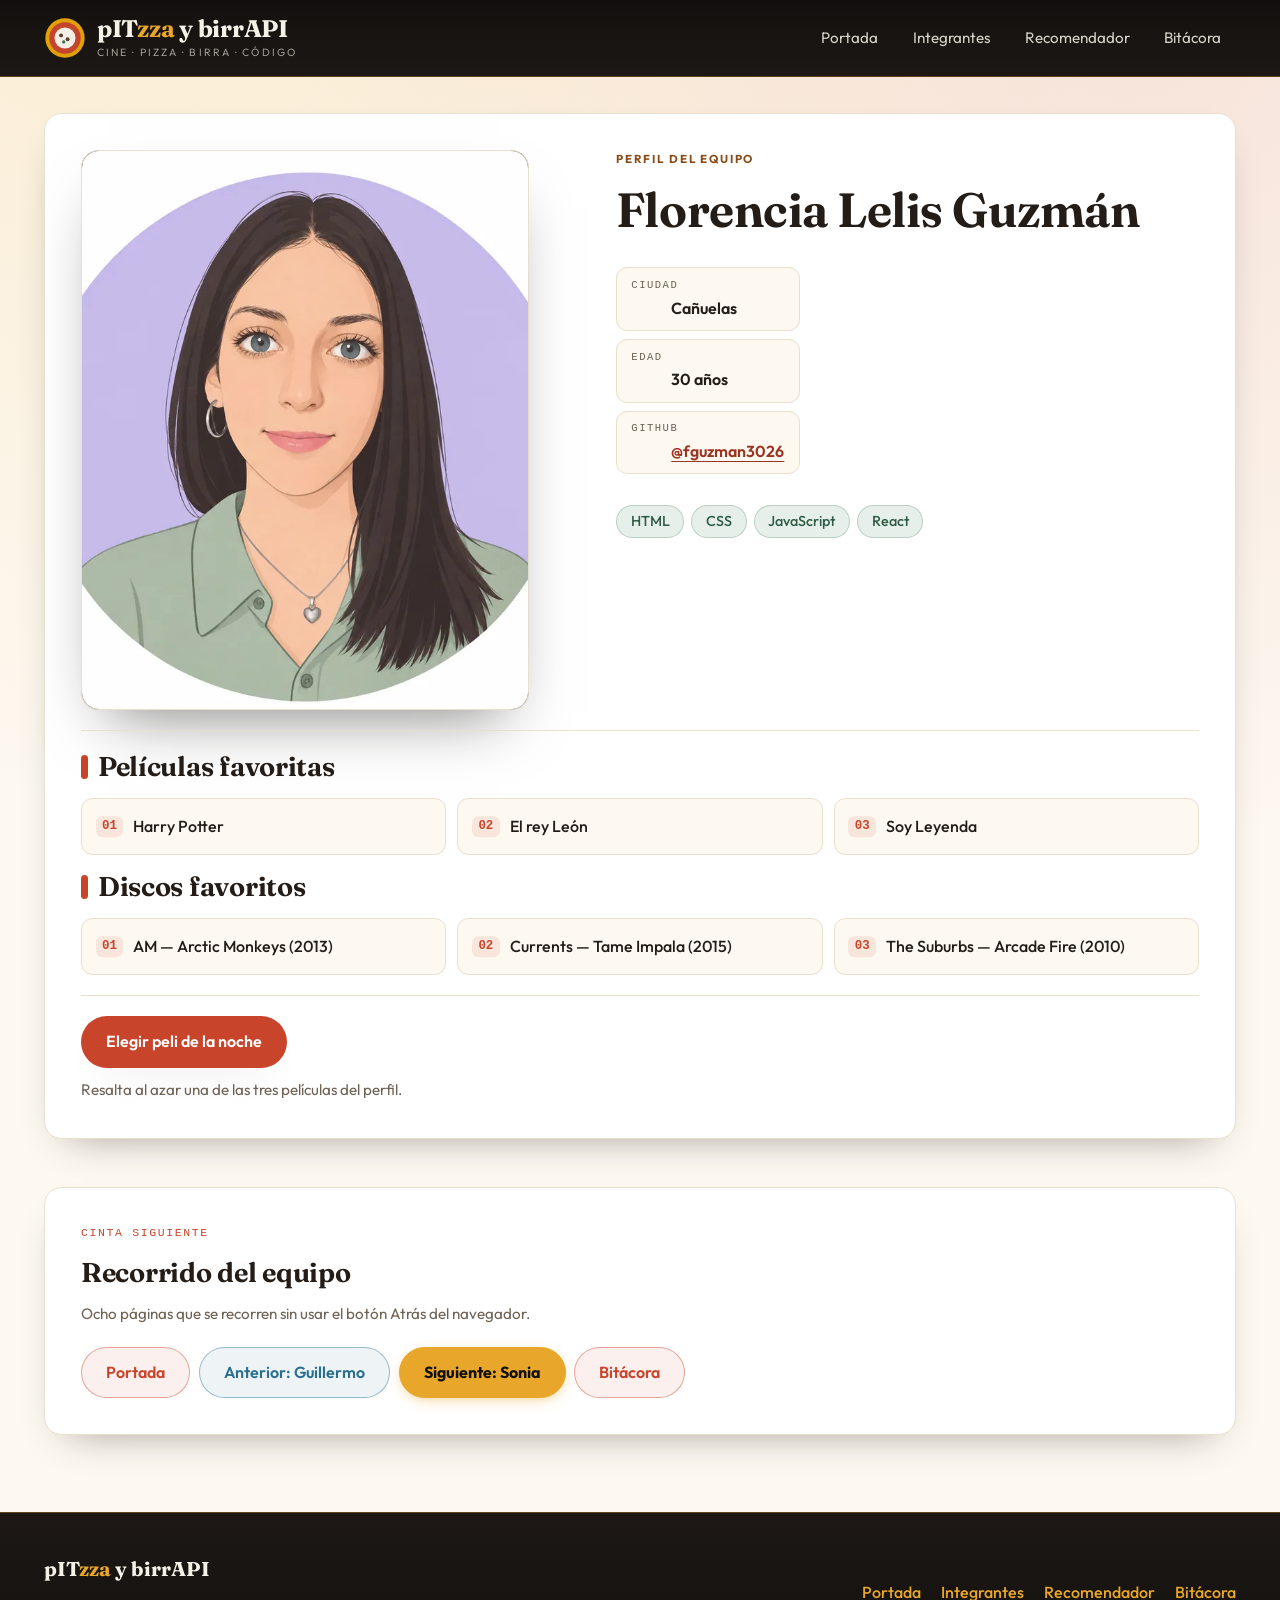
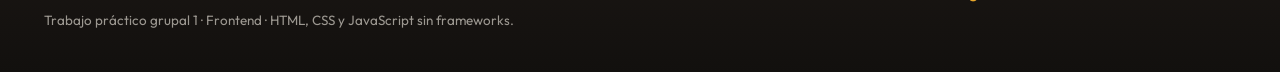
<file: florencia-guzman.html>
<!DOCTYPE html>
<html lang="es">
  <head>
    <meta charset="UTF-8" />
    <meta name="viewport" content="width=device-width, initial-scale=1.0" />
    <title>Florencia Lelis Guzmán — pITzza y birrAPI</title>
    <meta name="description" content="Perfil de Florencia Lelis Guzmán en el sitio del equipo pITzza y birrAPI: ciudad, edad, habilidades, películas y discos favoritos." />
    <meta name="theme-color" content="#12100e" />
    <link rel="icon" href="img/icono-pizza.svg" type="image/svg+xml" />
    <link rel="preconnect" href="https://fonts.googleapis.com" />
    <link rel="preconnect" href="https://fonts.gstatic.com" crossorigin />
    <link
      href="https://fonts.googleapis.com/css2?family=Fraunces:opsz,wght@9..144,500;9..144,700&family=Outfit:wght@400;500;600;700&display=swap"
      rel="stylesheet"
    />
    <link rel="stylesheet" href="css/normalize.css" />
    <link rel="stylesheet" href="css/styles.css?v=5" />
  </head>
  <body data-profile="florencia">
    <a class="skip-link" href="#contenido">Saltar al contenido</a>

    <header class="site-header">
      <div class="header-inner">
        <a class="logo" href="index.html">
          <img src="img/icono-pizza.svg" alt="" width="40" height="40" />
          <span class="logo-mark">
            <span class="logo-text">pIT<strong>zza</strong> y birrAPI</span>
            <span class="logo-tag">cine · pizza · birra · código</span>
          </span>
        </a>
        <nav aria-label="Principal">
          <ul class="nav-list">
            <li><a href="index.html">Portada</a></li>
            <li><a href="index.html#integrantes">Integrantes</a></li>
            <li><a href="index.html#recomendador">Recomendador</a></li>
            <li><a href="bitacora.html">Bitácora</a></li>
          </ul>
        </nav>
      </div>
    </header>

    <main id="contenido" class="profile">
      <article class="profile-card">
        <div class="profile-head">
          <img
            src="img/florencia-guzman.webp"
            alt="Imagen de perfil de Florencia Lelis Guzmán"
            width="800"
            height="800"
          />
          <div class="profile-id">
            <p class="eyebrow">Perfil del equipo</p>
            <h1>Florencia Lelis Guzmán</h1>
            <dl class="ficha">
              <div class="ficha-item"><dt>Ciudad</dt><dd>Cañuelas</dd></div>
              <div class="ficha-item"><dt>Edad</dt><dd>30 años</dd></div>
              <div class="ficha-item"><dt>GitHub</dt><dd><a href="https://github.com/fguzman3026" rel="noopener noreferrer">@fguzman3026</a></dd></div>
            </dl>
            <div class="chip-row">
              <span class="chip">HTML</span>
              <span class="chip">CSS</span>
              <span class="chip">JavaScript</span>
              <span class="chip">React</span>
            </div>
          </div>
        </div>

        <div class="board">
          <h2 class="board-title">Películas favoritas</h2>
          <ul class="meta-grid">
            <li class="movie-item" data-movie>Harry Potter</li>
            <li class="movie-item" data-movie>El rey León</li>
            <li class="movie-item" data-movie>Soy Leyenda</li>
          </ul>

          <h2 class="board-title">Discos favoritos</h2>
          <ul class="meta-grid">
            <li class="album-item" data-album>
              AM — Arctic Monkeys (2013)
            </li>
            <li class="album-item" data-album>
              Currents — Tame Impala (2015)
            </li>
            <li class="album-item" data-album>
              The Suburbs — Arcade Fire (2010)
            </li>
          </ul>
        </div>

        <div class="profile-actions">
          <button class="btn" id="btn-perfil" type="button">Elegir peli de la noche</button>
          <p class="muted">Resalta al azar una de las tres películas del perfil.</p>
        </div>
      </article>

      <aside class="profile-card profile-nav">
        <p class="panel-kicker">Cinta siguiente</p>
        <h2>Recorrido del equipo</h2>
        <p class="muted">
          Ocho páginas que se recorren sin usar el botón Atrás del navegador.
        </p>
        <nav class="pager" aria-label="Navegación entre perfiles">
          <a class="btn btn-ghost" href="index.html">Portada</a>
          <a class="btn btn-ghost" href="guillermo-chacon.html">Anterior: Guillermo</a>
          <a class="btn btn-ghost" href="sonia-andrada.html">Siguiente: Sonia</a>
          <a class="btn btn-ghost" href="bitacora.html">Bitácora</a>
        </nav>
      </aside>
    </main>

    <footer class="site-footer">
      <div class="footer-inner">
        <div class="footer-brand-block">
          <p class="footer-brand">pIT<span>zza</span> y birrAPI</p>
          <span class="footer-rail" aria-hidden="true"></span>
          <p class="footer-note">
            Trabajo práctico grupal 1 · Frontend · HTML, CSS y JavaScript sin
            frameworks.
          </p>
        </div>
        <nav class="footer-links" aria-label="Enlaces del pie">
          <a href="index.html">Portada</a>
          <a href="index.html#integrantes">Integrantes</a>
          <a href="index.html#recomendador">Recomendador</a>
          <a href="bitacora.html">Bitácora</a>
        </nav>
      </div>
    </footer>
    <script src="js/perfiles.js"></script>
  </body>
</html>
</file>
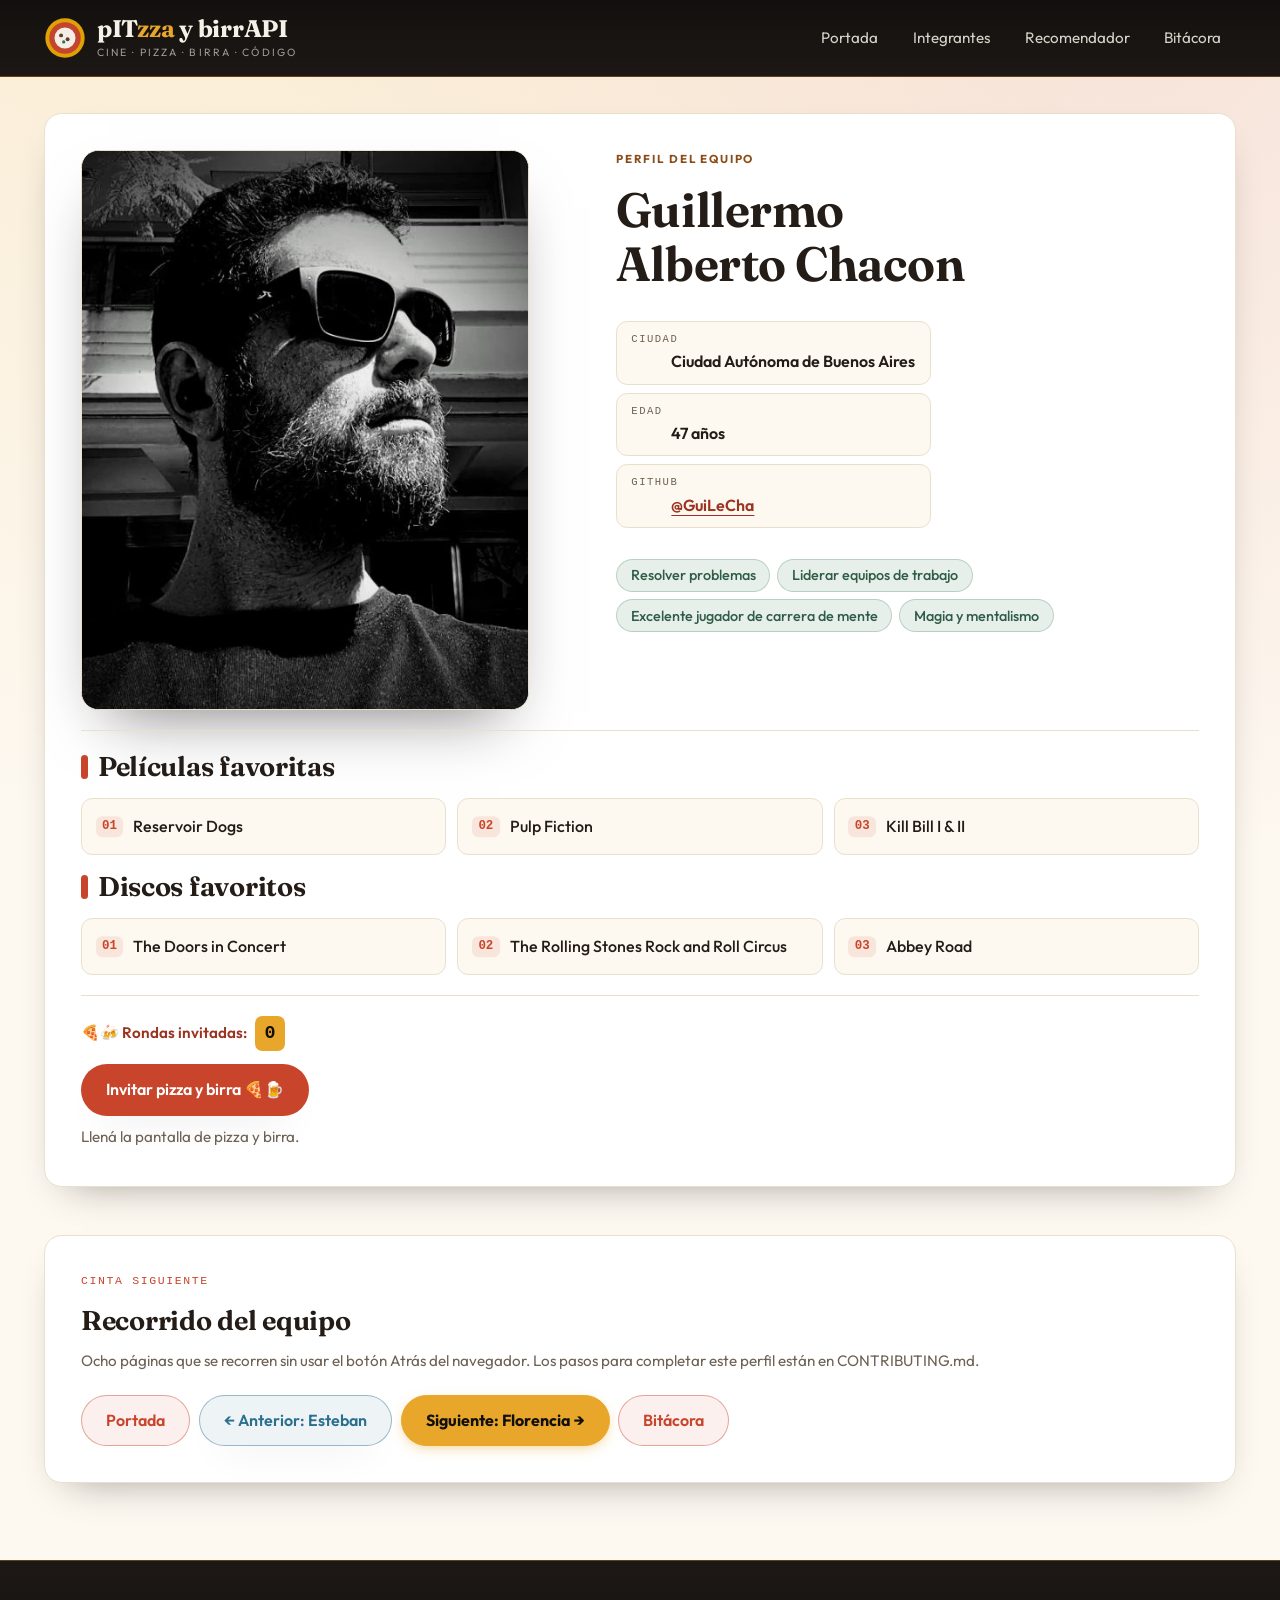
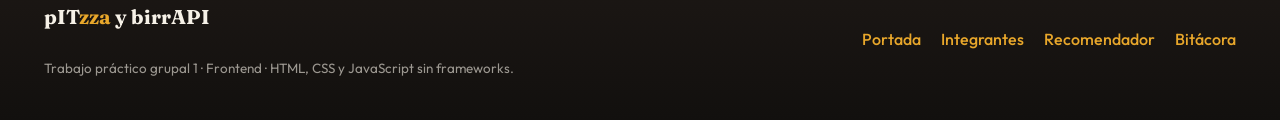
<file: guillermo-chacon.html>
<!DOCTYPE html>
<html lang="es">
  <head>
    <meta charset="UTF-8" />
    <meta name="viewport" content="width=device-width, initial-scale=1.0" />
    <title>Guillermo Chacon — pITzza y birrAPI</title>
    <meta name="description" content="Perfil de Guillermo Chacon en el sitio del equipo pITzza y birrAPI: ciudad, edad, habilidades, películas y discos favoritos." />
    <meta name="theme-color" content="#12100e" />
    <link rel="icon" href="img/icono-pizza.svg" type="image/svg+xml" />
    <link rel="preconnect" href="https://fonts.googleapis.com" />
    <link rel="preconnect" href="https://fonts.gstatic.com" crossorigin />
    <link
      href="https://fonts.googleapis.com/css2?family=Fraunces:opsz,wght@9..144,500;9..144,700&family=Outfit:wght@400;500;600;700&display=swap"
      rel="stylesheet"
    />
    <link rel="stylesheet" href="css/normalize.css" />
    <link rel="stylesheet" href="css/styles.css?v=5" />
  </head>
  <body data-profile="guillermo">
    <a class="skip-link" href="#contenido">Saltar al contenido</a>

    <header class="site-header">
      <div class="header-inner">
        <a class="logo" href="index.html">
          <img src="img/icono-pizza.svg" alt="" width="40" height="40" />
          <span class="logo-mark">
            <span class="logo-text">pIT<strong>zza</strong> y birrAPI</span>
            <span class="logo-tag">cine · pizza · birra · código</span>
          </span>
        </a>
        <nav aria-label="Principal">
          <ul class="nav-list">
            <li><a href="index.html">Portada</a></li>
            <li><a href="index.html#integrantes">Integrantes</a></li>
            <li><a href="index.html#recomendador">Recomendador</a></li>
            <li><a href="bitacora.html">Bitácora</a></li>
          </ul>
        </nav>
      </div>
    </header>

    <main id="contenido" class="profile">
      <article class="profile-card">
        <div class="profile-head">
          <img
            src="img/guillermo.webp"
            alt="Imagen de perfil de Guillermo Alberto Chacon"
            width="800"
            height="800"
          />
          <div class="profile-id">
            <p class="eyebrow">Perfil del equipo</p>
            <h1>Guillermo Alberto Chacon</h1>
            <dl class="ficha">
              <div class="ficha-item"><dt>Ciudad</dt><dd>Ciudad Autónoma de Buenos Aires</dd></div>
              <div class="ficha-item"><dt>Edad</dt><dd>47 años</dd></div>
              <div class="ficha-item"><dt>GitHub</dt><dd><a href="https://github.com/GuiLeCha" rel="noopener noreferrer">@GuiLeCha</a></dd></div>
            </dl>
            <div class="chip-row">
              <span class="chip">Resolver problemas</span>
              <span class="chip">Liderar equipos de trabajo</span>
              <span class="chip">Excelente jugador de carrera de mente</span>
              <span class="chip">Magia y mentalismo</span>
            </div>
          </div>
        </div>

        <div class="board">
          <h2 class="board-title">Películas favoritas</h2>
          <ul class="meta-grid">
            <li class="movie-item">Reservoir Dogs</li>
            <li class="movie-item">Pulp Fiction</li>
            <li class="movie-item">Kill Bill I &amp; II</li>
          </ul>

          <h2 class="board-title">Discos favoritos</h2>
          <ul class="meta-grid">
            <li class="album-item" data-album>
              The Doors in Concert
            </li>
            <li class="album-item" data-album>
              The Rolling Stones Rock and Roll Circus
            </li>
            <li class="album-item" data-album>
              Abbey Road
            </li>
          </ul>
        </div>

        <div class="profile-actions">
          <p class="invitacion-contador" role="status">🍕🍻 Rondas invitadas: <strong id="invitaciones-guille">0</strong></p>
          <button class="btn" id="btn-perfil" type="button">Invitar pizza y birra 🍕🍺</button>
          <p class="muted" id="mensaje-guille">Llená la pantalla de pizza y birra.</p>
        </div>
      </article>

      <aside class="profile-card profile-nav">
        <p class="panel-kicker">Cinta siguiente</p>
        <h2>Recorrido del equipo</h2>
        <p class="muted">
          Ocho páginas que se recorren sin usar el botón Atrás del navegador. Los pasos para completar este perfil están en CONTRIBUTING.md.
        </p>
        <nav class="pager" aria-label="Navegación entre perfiles">
          <a class="btn btn-ghost" href="index.html">Portada</a>
          <a class="btn btn-prev" href="esteban-acosta.html">← Anterior: Esteban</a>
          <a class="btn btn-next" href="florencia-guzman.html">Siguiente: Florencia →</a>
          <a class="btn btn-ghost" href="bitacora.html">Bitácora</a>
        </nav>
      </aside>
    </main>

    <footer class="site-footer">
      <div class="footer-inner">
        <div class="footer-brand-block">
          <p class="footer-brand">pIT<span>zza</span> y birrAPI</p>
          <span class="footer-rail" aria-hidden="true"></span>
          <p class="footer-note">
            Trabajo práctico grupal 1 · Frontend · HTML, CSS y JavaScript sin
            frameworks.
          </p>
        </div>
        <nav class="footer-links" aria-label="Enlaces del pie">
          <a href="index.html">Portada</a>
          <a href="index.html#integrantes">Integrantes</a>
          <a href="index.html#recomendador">Recomendador</a>
          <a href="bitacora.html">Bitácora</a>
        </nav>
      </div>
    </footer>
    <script src="js/perfiles.js"></script>
  </body>
</html>
</file>
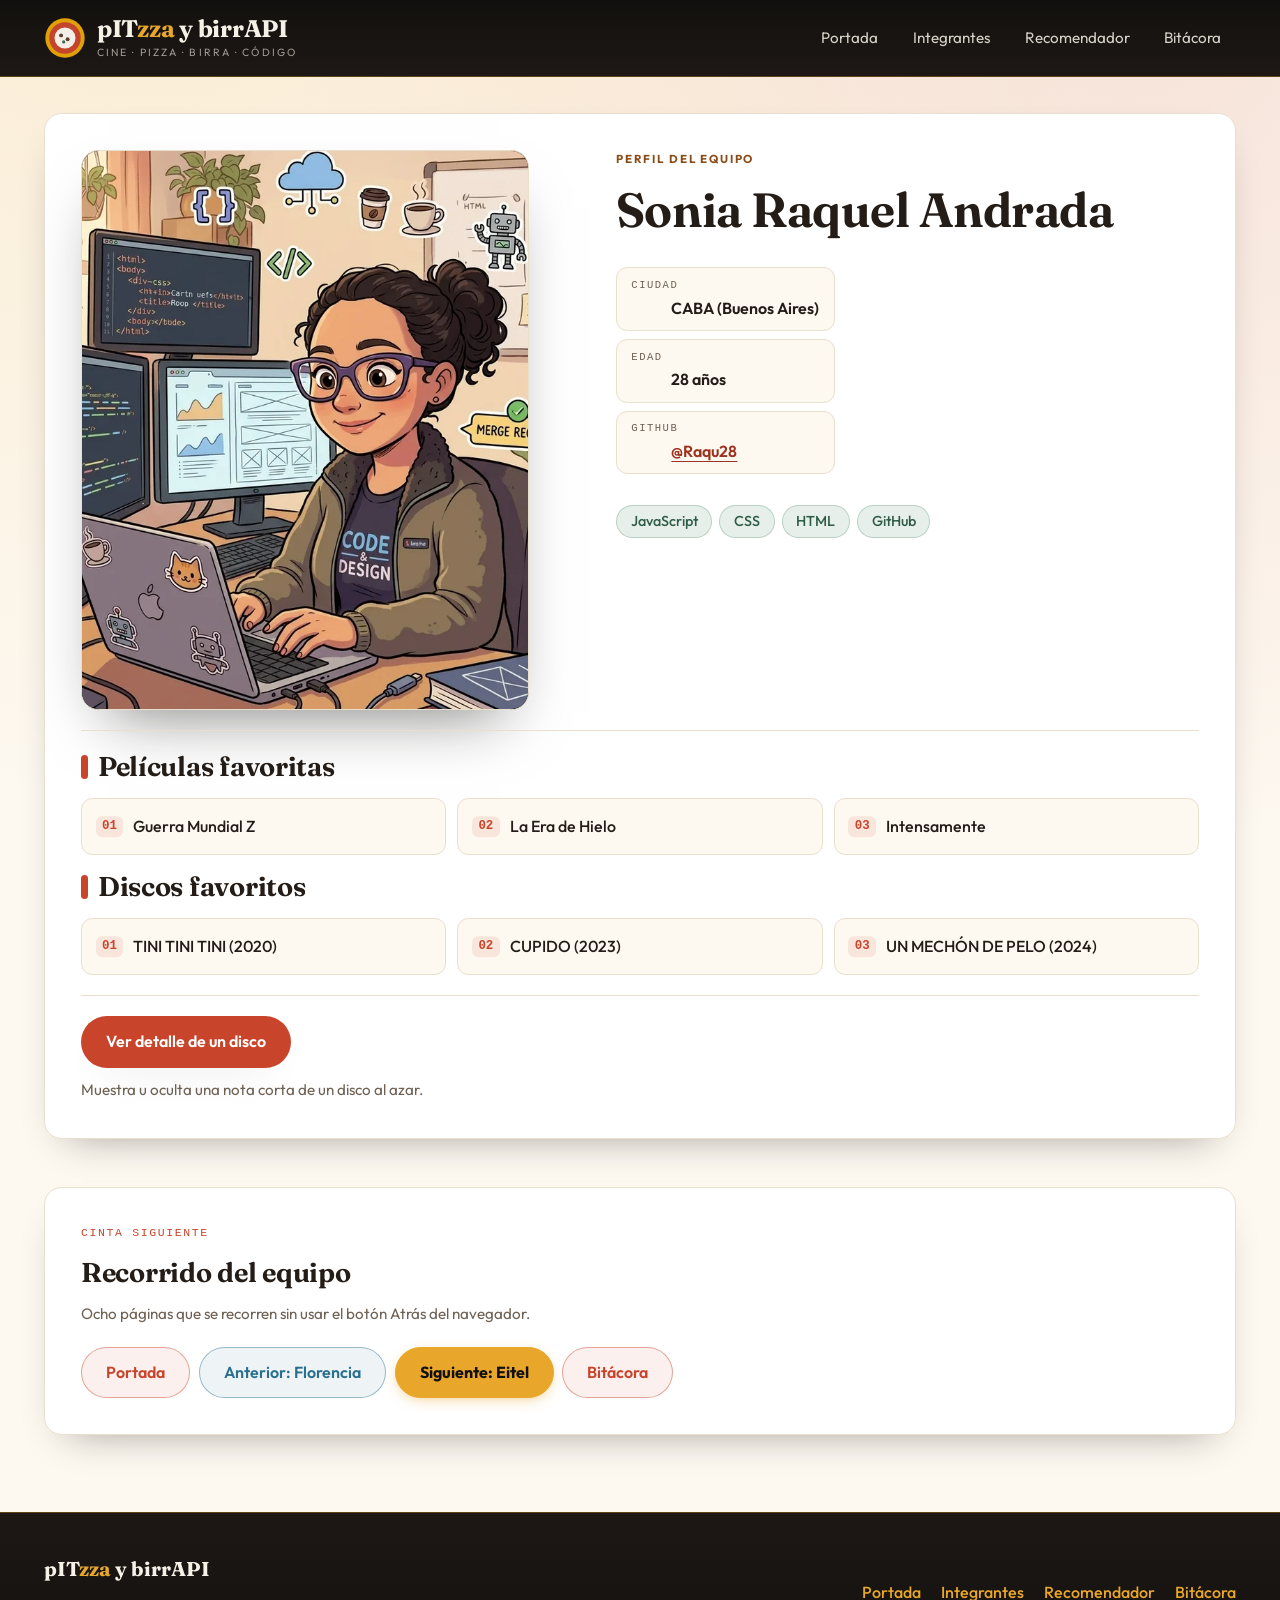
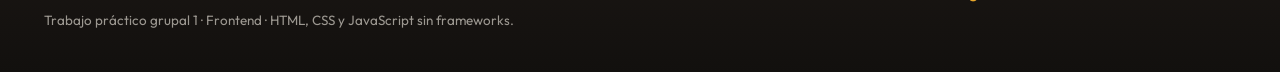
<file: sonia-andrada.html>
<!DOCTYPE html>
<html lang="es">
  <head>
    <meta charset="UTF-8" />
    <meta name="viewport" content="width=device-width, initial-scale=1.0" />
    <title>Sonia Raquel Andrada — pITzza y birrAPI</title>
    <meta name="description" content="Perfil de Sonia Raquel Andrada en el sitio del equipo pITzza y birrAPI: ciudad, edad, habilidades, películas y discos favoritos." />
    <meta name="theme-color" content="#12100e" />
    <link rel="icon" href="img/icono-pizza.svg" type="image/svg+xml" />
    <link rel="preconnect" href="https://fonts.googleapis.com" />
    <link rel="preconnect" href="https://fonts.gstatic.com" crossorigin />
    <link
      href="https://fonts.googleapis.com/css2?family=Fraunces:opsz,wght@9..144,500;9..144,700&family=Outfit:wght@400;500;600;700&display=swap"
      rel="stylesheet"
    />
    <link rel="stylesheet" href="css/normalize.css" />
    <link rel="stylesheet" href="css/styles.css?v=5" />
  </head>
  <body data-profile="sonia">
    <a class="skip-link" href="#contenido">Saltar al contenido</a>

    <header class="site-header">
      <div class="header-inner">
        <a class="logo" href="index.html">
          <img src="img/icono-pizza.svg" alt="" width="40" height="40" />
          <span class="logo-mark">
            <span class="logo-text">pIT<strong>zza</strong> y birrAPI</span>
            <span class="logo-tag">cine · pizza · birra · código</span>
          </span>
        </a>
        <nav aria-label="Principal">
          <ul class="nav-list">
            <li><a href="index.html">Portada</a></li>
            <li><a href="index.html#integrantes">Integrantes</a></li>
            <li><a href="index.html#recomendador">Recomendador</a></li>
            <li><a href="bitacora.html">Bitácora</a></li>
          </ul>
        </nav>
      </div>
    </header>

    <main id="contenido" class="profile">
      <article class="profile-card">
        <div class="profile-head">
          <img
            src="img/sonia-andrada.webp"
            alt="Imagen de perfil de Sonia Raquel Andrada"
            width="800"
            height="800"
          />
          <div class="profile-id">
            <p class="eyebrow">Perfil del equipo</p>
            <h1>Sonia Raquel Andrada</h1>
            <dl class="ficha">
              <div class="ficha-item"><dt>Ciudad</dt><dd>CABA (Buenos Aires)</dd></div>
              <div class="ficha-item"><dt>Edad</dt><dd>28 años</dd></div>
              <div class="ficha-item"><dt>GitHub</dt><dd><a href="https://github.com/Raqu28" rel="noopener noreferrer">@Raqu28</a></dd></div>
            </dl>
            <div class="chip-row">
              <span class="chip">JavaScript</span>
              <span class="chip">CSS</span>
              <span class="chip">HTML</span>
              <span class="chip">GitHub</span>
            </div>
          </div>
        </div>

        <div class="board">
          <h2 class="board-title">Películas favoritas</h2>
          <ul class="meta-grid">
            <li class="movie-item">Guerra Mundial Z</li>
            <li class="movie-item">La Era de Hielo</li>
            <li class="movie-item">Intensamente</li>
          </ul>

          <h2 class="board-title">Discos favoritos</h2>
          <ul class="meta-grid">
            <li class="album-item" data-album>
              TINI TINI TINI (2020)
              <p class="album-detail">Un disco para poner de fondo mientras se maqueta.</p>
            </li>
            <li class="album-item" data-album>
              CUPIDO (2023)
              <p class="album-detail">Pop brillante, como un hover bien resuelto.</p>
            </li>
            <li class="album-item" data-album>
              UN MECHÓN DE PELO (2024)
              <p class="album-detail">Para cerrar la noche después del merge.</p>
            </li>
          </ul>
        </div>

        <div class="profile-actions">
          <button class="btn" id="btn-perfil" type="button">Ver detalle de un disco</button>
          <p class="muted">Muestra u oculta una nota corta de un disco al azar.</p>
        </div>
      </article>

      <aside class="profile-card profile-nav">
        <p class="panel-kicker">Cinta siguiente</p>
        <h2>Recorrido del equipo</h2>
        <p class="muted">
          Ocho páginas que se recorren sin usar el botón Atrás del navegador.
        </p>
        <nav class="pager" aria-label="Navegación entre perfiles">
          <a class="btn btn-ghost" href="index.html">Portada</a>
          <a class="btn btn-ghost" href="florencia-guzman.html">Anterior: Florencia</a>
          <a class="btn btn-ghost" href="eitel-belinzoni.html">Siguiente: Eitel</a>
          <a class="btn btn-ghost" href="bitacora.html">Bitácora</a>
        </nav>
      </aside>
    </main>

    <footer class="site-footer">
      <div class="footer-inner">
        <div class="footer-brand-block">
          <p class="footer-brand">pIT<span>zza</span> y birrAPI</p>
          <span class="footer-rail" aria-hidden="true"></span>
          <p class="footer-note">
            Trabajo práctico grupal 1 · Frontend · HTML, CSS y JavaScript sin
            frameworks.
          </p>
        </div>
        <nav class="footer-links" aria-label="Enlaces del pie">
          <a href="index.html">Portada</a>
          <a href="index.html#integrantes">Integrantes</a>
          <a href="index.html#recomendador">Recomendador</a>
          <a href="bitacora.html">Bitácora</a>
        </nav>
      </div>
    </footer>
    <script src="js/perfiles.js"></script>
  </body>
</html>
</file>
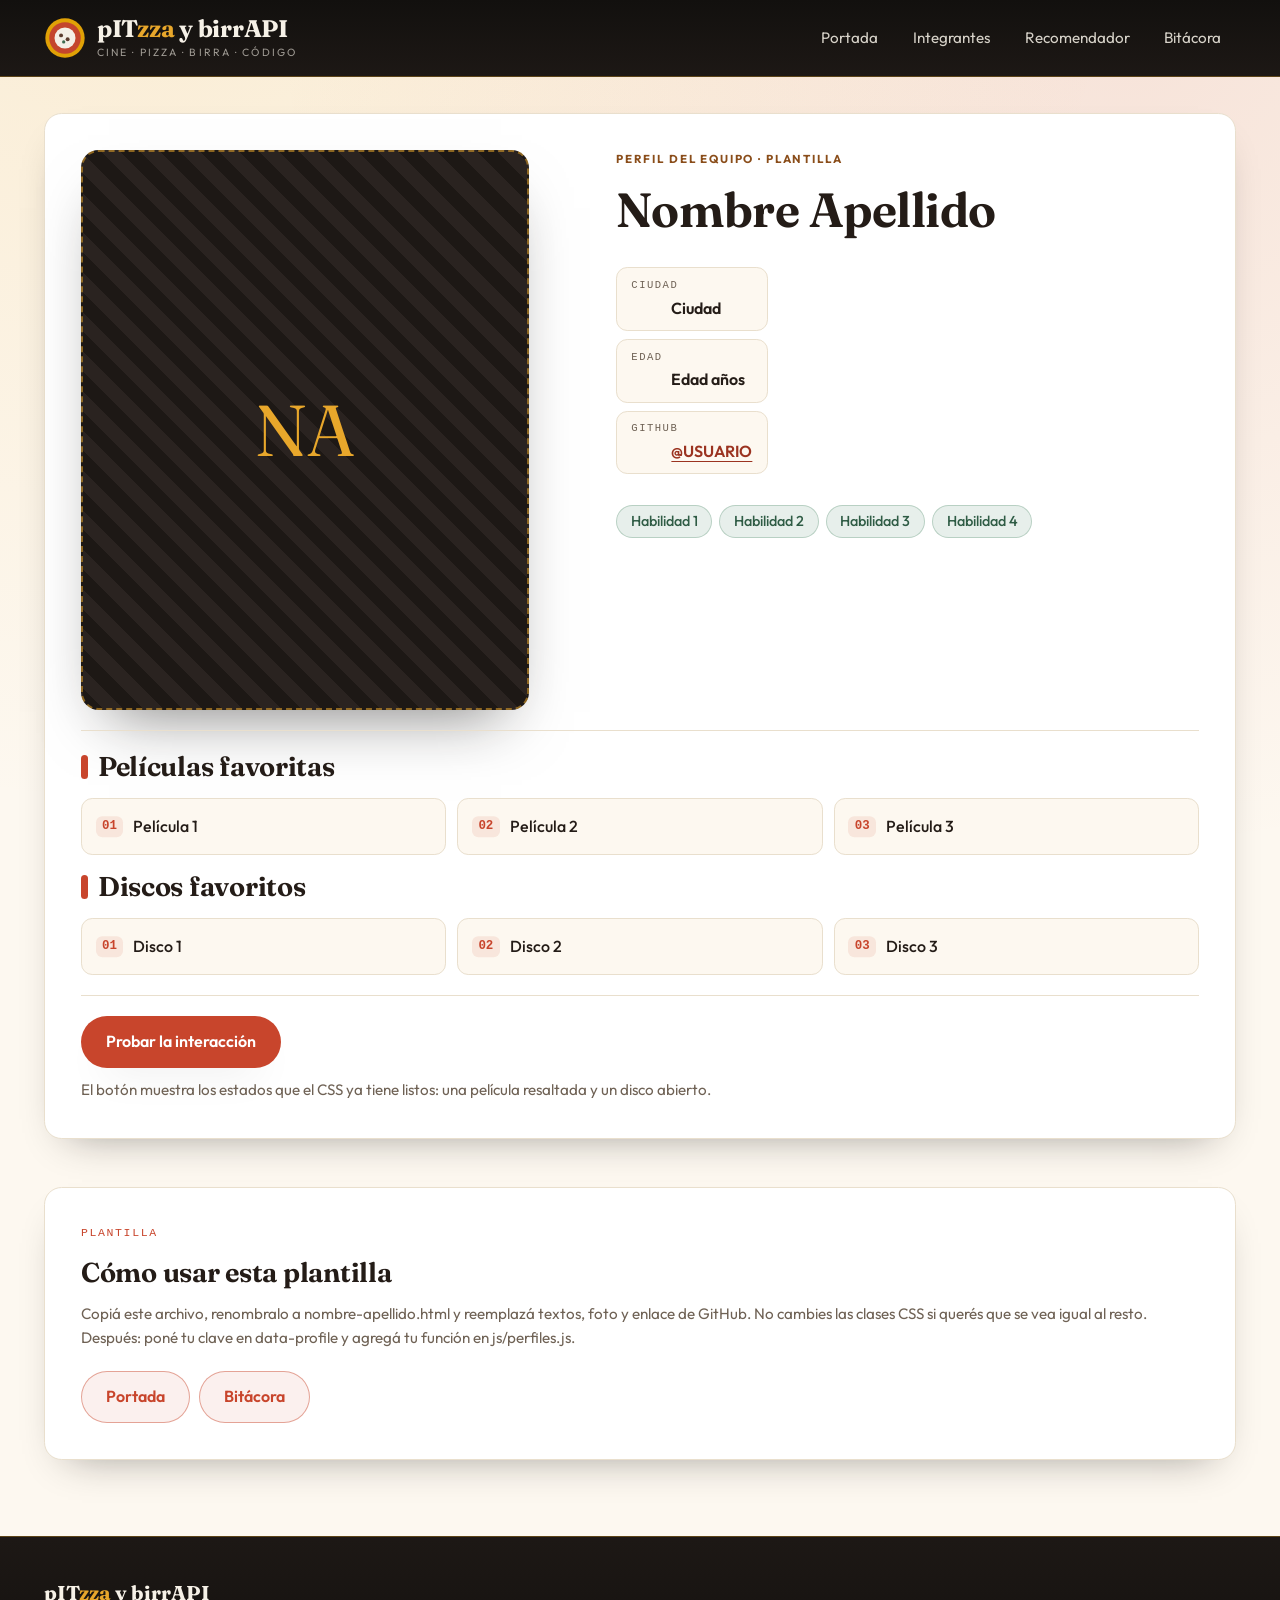
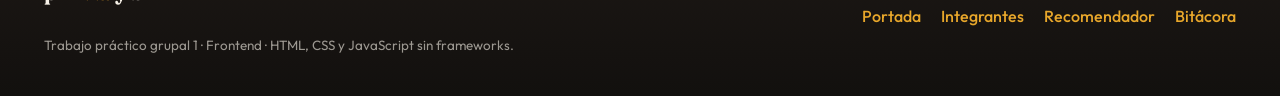
<file: template-perfil.html>
<!DOCTYPE html>
<html lang="es">
  <head>
    <meta charset="UTF-8" />
    <meta name="viewport" content="width=device-width, initial-scale=1.0" />
    <title>Plantilla de perfil — pITzza y birrAPI</title>
    <meta name="description" content="Plantilla para copiar un perfil nuevo del equipo pITzza y birrAPI: misma estructura, mismas clases CSS y una interacción de ejemplo." />
    <meta name="theme-color" content="#12100e" />
    <link rel="icon" href="img/icono-pizza.svg" type="image/svg+xml" />
    <link rel="preconnect" href="https://fonts.googleapis.com" />
    <link rel="preconnect" href="https://fonts.gstatic.com" crossorigin />
    <link
      href="https://fonts.googleapis.com/css2?family=Fraunces:opsz,wght@9..144,500;9..144,700&family=Outfit:wght@400;500;600;700&display=swap"
      rel="stylesheet"
    />
    <link rel="stylesheet" href="css/normalize.css" />
    <link rel="stylesheet" href="css/styles.css?v=5" />
  </head>
  <body data-profile="plantilla">
    <a class="skip-link" href="#contenido">Saltar al contenido</a>

    <header class="site-header">
      <div class="header-inner">
        <a class="logo" href="index.html">
          <img src="img/icono-pizza.svg" alt="" width="40" height="40" />
          <span class="logo-mark">
            <span class="logo-text">pIT<strong>zza</strong> y birrAPI</span>
            <span class="logo-tag">cine · pizza · birra · código</span>
          </span>
        </a>
        <nav aria-label="Principal">
          <ul class="nav-list">
            <li><a href="index.html">Portada</a></li>
            <li><a href="index.html#integrantes">Integrantes</a></li>
            <li><a href="index.html#recomendador">Recomendador</a></li>
            <li><a href="bitacora.html">Bitácora</a></li>
          </ul>
        </nav>
      </div>
    </header>

    <main id="contenido" class="profile">
      <article class="profile-card">
        <div class="profile-head">
          <!-- Reemplazá este div por la imagen del integrante (ver CONTRIBUTING.md):
            <img src="img/nombre-apellido.webp" alt="Imagen de perfil de Nombre Apellido" width="800" height="800" /> -->
          <div class="avatar avatar-fallback" role="img" aria-label="Imagen de perfil pendiente">
            NA
          </div>
          <div class="profile-id">
            <p class="eyebrow">Perfil del equipo · plantilla</p>
            <h1>Nombre Apellido</h1>
            <dl class="ficha">
              <div class="ficha-item"><dt>Ciudad</dt><dd>Ciudad</dd></div>
              <div class="ficha-item"><dt>Edad</dt><dd>Edad años</dd></div>
              <div class="ficha-item"><dt>GitHub</dt><dd><a href="https://github.com/USUARIO" rel="noopener noreferrer">@USUARIO</a></dd></div>
            </dl>
            <div class="chip-row">
              <span class="chip">Habilidad 1</span>
              <span class="chip">Habilidad 2</span>
              <span class="chip">Habilidad 3</span>
              <span class="chip">Habilidad 4</span>
            </div>
          </div>
        </div>

        <div class="board">
          <h2 class="board-title">Películas favoritas</h2>
          <ul class="meta-grid">
            <li class="movie-item" data-movie>Película 1</li>
            <li class="movie-item" data-movie>Película 2</li>
            <li class="movie-item" data-movie>Película 3</li>
          </ul>

          <h2 class="board-title">Discos favoritos</h2>
          <ul class="meta-grid">
            <li class="album-item" data-album>
              Disco 1
              <p class="album-detail">Detalle opcional del disco.</p>
            </li>
            <li class="album-item" data-album>
              Disco 2
              <p class="album-detail">Detalle opcional del disco.</p>
            </li>
            <li class="album-item" data-album>
              Disco 3
              <p class="album-detail">Detalle opcional del disco.</p>
            </li>
          </ul>
        </div>

        <div class="profile-actions">
          <button class="btn" id="btn-perfil" type="button">Probar la interacción</button>
          <p class="muted">El botón muestra los estados que el CSS ya tiene listos: una película resaltada y un disco abierto.</p>
        </div>
      </article>

      <aside class="profile-card profile-nav">
        <p class="panel-kicker">Plantilla</p>
        <h2>Cómo usar esta plantilla</h2>
        <p class="muted">
          Copiá este archivo, renombralo a nombre-apellido.html y reemplazá textos, foto y enlace de GitHub. No cambies las clases CSS si querés que se vea igual al resto. Después: poné tu clave en data-profile y agregá tu función en js/perfiles.js.
        </p>
        <nav class="pager" aria-label="Navegación entre perfiles">
          <a class="btn btn-ghost" href="index.html">Portada</a>
          <a class="btn btn-ghost" href="bitacora.html">Bitácora</a>
        </nav>
      </aside>
    </main>

    <footer class="site-footer">
      <div class="footer-inner">
        <div class="footer-brand-block">
          <p class="footer-brand">pIT<span>zza</span> y birrAPI</p>
          <span class="footer-rail" aria-hidden="true"></span>
          <p class="footer-note">
            Trabajo práctico grupal 1 · Frontend · HTML, CSS y JavaScript sin
            frameworks.
          </p>
        </div>
        <nav class="footer-links" aria-label="Enlaces del pie">
          <a href="index.html">Portada</a>
          <a href="index.html#integrantes">Integrantes</a>
          <a href="index.html#recomendador">Recomendador</a>
          <a href="bitacora.html">Bitácora</a>
        </nav>
      </div>
    </footer>
    <script src="js/perfiles.js"></script>
  </body>
</html>
</file>
<file: css/styles.css>
/* ==========================================================================
   pITzza y birrAPI — hoja de estilos principal
   Versión 2.0 · rediseño "Función de gala"
   --------------------------------------------------------------------------
   Idea: un equipo de desarrollo que trabaja como una productora de cine
   independiente. Cartelera (cine), pizzería, cervecería artesanal y terminal
   de desarrollo (IT / API). Una sola identidad para las 8 páginas:
   marquesina oscura + papel crema + acentos tomate y birra.
   --------------------------------------------------------------------------
   Índice
     01. Tokens de diseño
     02. Base
     03. Utilidades y componentes
     04. Cabecera y navegación
     05. Portada: hero y tira de película
     06. Secciones y cartelera de integrantes
     07. Mostrador: recomendador y API del equipo
     08. Perfiles individuales
     09. Bitácora (acta de rodaje)
     10. Pie de página
     11. Breakpoints 400 / 900 / 1200 px
     12. Movimiento reducido
   ========================================================================== */

/* 01. Tokens de diseño ==================================================== */
:root {
  /* Paleta */
  --tinta: #12100e;
  --tinta-2: #1d1815;
  --tinta-3: #2a2320;
  --mozzarella: #f6f1e7;
  --crema: #fdf8f0;
  --papel: #ffffff;
  --tomate: #c8452c;
  --tomate-oscuro: #9b3320;
  --birra: #e8a72b;
  --albahaca: #3f7d5c;
  --codigo: #2b6f8f;
  --texto: #241c17;
  --suave: #6f6255;
  --linea: #e9dfcd;

  /* Formas y profundidad */
  --radio: 1.1rem;
  --radio-sm: 0.7rem;
  --sombra: 0 18px 40px -24px rgba(18, 16, 14, 0.45);
  --sombra-alta: 0 30px 60px -28px rgba(18, 16, 14, 0.55);

  /* Medidas de maquetado */
  --max: 1180px;
  --canal: clamp(1rem, 4vw, 2.75rem);
  --ritmo: clamp(2.5rem, 6vw, 5rem);

  /* Tipografías */
  --fuente-titulo: "Fraunces", Georgia, "Times New Roman", serif;
  --fuente-texto: "Outfit", system-ui, -apple-system, "Segoe UI", sans-serif;
  --fuente-codigo: ui-monospace, SFMono-Regular, "Cascadia Mono", Consolas, monospace;
}

/* 02. Base =============================================================== */
/* Anti scroll-X: un solo bloque. html recorta, body acompaña.
   Con el header fijo, al cambiar el ancho en DevTools a veces
   queda un resto que se puede arrastrar: así no hay nada que mover. */
html,
body {
  overflow-x: clip;
  max-width: 100%;
}

@supports not (overflow: clip) {
  html,
  body {
    overflow-x: hidden;
  }
}

html {
  scroll-behavior: smooth;
  /* Compensa la cabecera fija cuando se salta a un ancla */
  scroll-padding-top: 5.5rem;
  -webkit-text-size-adjust: 100%;
}

body {
  font-family: var(--fuente-texto);
  color: var(--texto);
  background-color: var(--crema);
  background-image: radial-gradient(circle at 12% -10%, rgba(232, 167, 43, 0.16), transparent 45%),
    radial-gradient(circle at 88% 0%, rgba(200, 69, 44, 0.12), transparent 42%);
  background-repeat: no-repeat;
  line-height: 1.6;
  min-height: 100vh;
}

h1,
h2,
h3,
h4 {
  font-family: var(--fuente-titulo);
  font-weight: 650;
  line-height: 1.12;
  letter-spacing: -0.01em;
  text-wrap: balance;
}

p {
  text-wrap: pretty;
}

code {
  font-family: var(--fuente-codigo);
  font-size: 0.88em;
  background: rgba(43, 111, 143, 0.1);
  color: #1f5468;
  border-radius: 0.35rem;
  padding: 0.05em 0.35em;
}

a {
  color: var(--tomate-oscuro);
  text-decoration-thickness: 1px;
  text-underline-offset: 0.22em;
}

a:hover,
a:focus-visible {
  color: var(--tomate);
}

:focus-visible {
  outline: 3px solid var(--birra);
  outline-offset: 2px;
  border-radius: 0.35rem;
}

/* 03. Utilidades y componentes =========================================== */
.wrap,
.header-inner,
.hero-inner,
.footer-inner,
.section {
  width: min(calc(100% - 2 * var(--canal)), var(--max));
  margin-inline: auto;
}

.skip-link {
  position: absolute;
  left: 0.75rem;
  top: -4rem;
  z-index: 100;
  background: var(--birra);
  color: var(--tinta);
  font-weight: 600;
  padding: 0.6rem 0.9rem;
  border-radius: 0 0 0.6rem 0.6rem;
}

.skip-link:focus {
  top: 0;
}

.visually-hidden {
  position: absolute;
  width: 1px;
  height: 1px;
  overflow: hidden;
  clip-path: inset(50%);
  white-space: nowrap;
}

.eyebrow {
  display: inline-flex;
  align-items: center;
  gap: 0.5rem;
  color: #8a4d1a;
  text-transform: uppercase;
  letter-spacing: 0.16em;
  font-size: 0.72rem;
  font-weight: 700;
}

/* Sobre fondo oscuro el dorado sí contrasta: hero y panel tinta */
.hero .eyebrow {
  color: var(--birra);
}

.muted {
  color: var(--suave);
  font-size: 0.95rem;
}

/* Regla decorativa con los colores de la casa, tipo marquesina de cine */
.rule {
  display: block;
  height: 6px;
  width: 9rem;
  border-radius: 999px;
  background: repeating-linear-gradient(90deg, var(--tomate) 0 16px, var(--birra) 16px 32px, var(--albahaca) 32px 48px);
}

.btn {
  display: inline-flex;
  align-items: center;
  justify-content: center;
  gap: 0.5rem;
  min-height: 3rem;
  padding: 0.75rem 1.5rem;
  border-radius: 999px;
  border: 1px solid transparent;
  background: var(--tomate);
  color: #fff;
  font-weight: 600;
  font-size: 1rem;
  text-decoration: none;
  box-shadow: var(--sombra);
  transition: transform 0.18s ease, background-color 0.18s ease, color 0.18s ease,
    border-color 0.18s ease;
}

.btn:hover,
.btn:focus-visible {
  background: var(--tomate-oscuro);
  color: #fff;
  transform: translateY(-2px);
}

.btn-ghost {
  background: transparent;
  border-color: var(--linea);
  color: var(--texto);
  box-shadow: none;
}

.btn-ghost:hover,
.btn-ghost:focus-visible {
  background: rgba(200, 69, 44, 0.07);
  border-color: var(--tomate);
  color: var(--tomate);
}

/* Botón fantasma sobre fondo oscuro: borde y texto claros */
.panel--tinta .btn-ghost {
  border-color: rgba(246, 241, 231, 0.55);
  color: var(--mozzarella);
  background: transparent;
}

.panel--tinta .btn-ghost:hover,
.panel--tinta .btn-ghost:focus-visible {
  border-color: var(--birra);
  color: var(--birra);
  background: rgba(232, 167, 43, 0.1);
}

.btn-birra {
  background: var(--birra);
  color: var(--tinta);
}

.btn-birra:hover,
.btn-birra:focus-visible {
  background: #d1921c;
  color: var(--tinta);
}

.chip-row {
  display: flex;
  flex-wrap: wrap;
  gap: 0.45rem;
  min-width: 0;
}

.chip {
  display: inline-flex;
  align-items: center;
  min-width: 0;
  max-width: 100%;
  background: rgba(63, 125, 92, 0.12);
  color: #2f5c45;
  border: 1px solid rgba(63, 125, 92, 0.28);
  border-radius: 999px;
  padding: 0.35rem 0.85rem;
  font-size: 0.9rem;
  font-weight: 500;
  line-height: 1.4;
  white-space: normal;
  overflow-wrap: anywhere;
  hyphens: auto;
}

.section {
  width: min(calc(100% - 2 * var(--canal)), var(--max));
  margin-inline: auto;
  padding: var(--ritmo) 0 0;
}

/* El perfil centra con tope + relleno lateral (sin min+calc anidados):
   misma vista que .section pero a prueba de caché y navegadores. */
.profile-centrado {
  width: 100%;
}

.section-head {
  display: grid;
  gap: 0.7rem;
  justify-items: start;
  max-width: 52rem;
  margin-bottom: clamp(1.5rem, 3vw, 2.5rem);
}

.section-head h1 {
  font-size: clamp(2rem, 5vw, 3.4rem);
}

.section-head h2 {
  font-size: clamp(1.8rem, 3.8vw, 2.9rem);
}

.section-intro {
  color: var(--suave);
  font-size: clamp(1rem, 1.4vw, 1.1rem);
}

/* 04. Cabecera y navegación ============================================= */
.site-header {
  position: sticky;
  top: 0;
  z-index: 30;
  background: linear-gradient(180deg, var(--tinta) 0%, var(--tinta-2) 100%);
  color: var(--mozzarella);
  border-bottom: 1px solid rgba(232, 167, 43, 0.35);
}

.header-inner {
  display: flex;
  flex-wrap: wrap;
  align-items: center;
  justify-content: space-between;
  gap: 0.75rem 1.5rem;
  min-width: 0;
  padding: 0.8rem 0;
  overflow-x: clip;
}

.logo {
  display: inline-flex;
  align-items: center;
  gap: 0.7rem;
  min-width: 0;
  max-width: 100%;
  color: var(--mozzarella);
  text-decoration: none;
}

.logo img {
  width: clamp(2.1rem, 4vw, 2.6rem);
  height: clamp(2.1rem, 4vw, 2.6rem);
  flex: none;
}

/* El wordmark va en un único nodo de texto: así no aparece
   ningún espacio de más entre "pIT", "zza" y " y birrAPI".
   Además puede achicarse y dar la vuelta sin empujar el header. */
.logo-mark {
  display: grid;
  gap: 0.1rem;
  min-width: 0;
  max-width: 100%;
}

.logo-text {
  font-family: var(--fuente-titulo);
  font-weight: 700;
  font-size: clamp(1.1rem, 2.4vw, 1.5rem);
  letter-spacing: -0.01em;
  line-height: 1.08;
  min-width: 0;
  max-width: 100%;
  overflow-wrap: break-word;
}

.logo-text strong,
.logo-accent {
  color: var(--birra);
}

.logo-tag {
  font-family: var(--fuente-texto);
  font-size: 0.66rem;
  letter-spacing: 0.2em;
  text-transform: uppercase;
  color: rgba(246, 241, 231, 0.6);
  min-width: 0;
  max-width: 100%;
  overflow-wrap: break-word;
}

/* Envuelve en varias líneas antes que esconder opciones fuera del ancho:
   nada del menú debe quedar cortado en el celular. En móvil el nav ocupa
   todo el ancho y reparte los enlaces en 2 columnas parejas. */
.nav-list {
  display: flex;
  flex-wrap: wrap;
  align-items: center;
  gap: 0.35rem;
  max-width: 100%;
}

.site-header nav {
  flex: 1 1 100%;
  min-width: 0;
  max-width: 100%;
}

@media (max-width: 899px) {
  .header-inner {
    display: grid;
    grid-template-columns: minmax(0, 1fr);
    justify-items: stretch;
    overflow-x: visible;
  }

  .site-header nav {
    width: 100%;
    max-width: 100%;
    min-width: 0;
  }

  .nav-list {
    display: grid;
    grid-template-columns: repeat(2, minmax(0, 1fr));
    min-width: 0;
  }

  .nav-list li {
    min-width: 0;
  }

  .nav-list a {
    display: flex;
    align-items: center;
    justify-content: center;
    min-width: 0;
    max-width: 100%;
    white-space: normal;
    overflow-wrap: break-word;
    text-align: center;
  }
}

.nav-list a {
  display: inline-block;
  white-space: nowrap;
  min-width: 0;
  max-width: 100%;
  color: rgba(246, 241, 231, 0.86);
  text-decoration: none;
  padding: 0.5rem 0.85rem;
  border-radius: 999px;
  border: 1px solid transparent;
  font-size: 0.95rem;
  transition: background-color 0.18s ease, color 0.18s ease, border-color 0.18s ease;
}

.nav-list a:hover,
.nav-list a:focus-visible {
  background: rgba(232, 167, 43, 0.1);
  border-color: var(--birra);
  color: var(--birra);
}

.nav-list a[aria-current="page"] {
  background: var(--birra);
  border-color: var(--birra);
  color: var(--tinta);
  font-weight: 600;
}

/* 05. Portada: hero tipo marquesina a todo el ancho ========================= */
.hero {
  position: relative;
  display: grid;
  gap: 1.1rem;
  align-content: center;
  min-width: 0;
  max-width: 100%;
  min-height: 100vh;
  min-height: 100dvh;
  margin-top: 0;
  padding: clamp(3rem, 8vh, 5rem) 0 clamp(3.5rem, 9vh, 5.5rem);
  border-radius: 0;
  overflow: hidden;
  overflow-x: clip;
  color: var(--mozzarella);
  background: radial-gradient(circle at 84% 16%, rgba(232, 167, 43, 0.3), transparent 55%),
    linear-gradient(135deg, var(--tinta) 0%, var(--tinta-3) 100%);
  box-shadow: var(--sombra-alta);
}

/* Perforaciones de la tira de película, en el borde inferior del hero */
.hero::after {
  content: "";
  position: absolute;
  left: 0;
  right: 0;
  bottom: 0;
  height: 14px;
  background-image: radial-gradient(circle, rgba(246, 241, 231, 0.3) 3px, transparent 3.5px);
  background-size: 22px 14px;
  background-repeat: repeat-x;
  opacity: 0.75;
}

.hero h1 {
  font-size: clamp(2.1rem, 6vw, 4rem);
  margin-top: 0.2rem;
  min-width: 0;
  max-width: 100%;
  overflow-wrap: break-word;
}

.hero h1 span {
  color: var(--birra);
}

.hero-tagline {
  color: rgba(246, 241, 231, 0.84);
  font-size: clamp(1rem, 1.6vw, 1.18rem);
  max-width: 48rem;
  min-width: 0;
  overflow-wrap: break-word;
}

.hero-actions {
  display: flex;
  flex-wrap: wrap;
  gap: 0.75rem;
  min-width: 0;
  max-width: 100%;
  margin-top: 0.4rem;
}

.hero-actions .btn {
  flex: 0 1 auto;
  min-width: 0;
  max-width: 100%;
  white-space: normal;
  overflow-wrap: break-word;
  text-align: center;
}

.hero-media {
  display: flex;
  flex-wrap: wrap;
  align-items: center;
  gap: 0.9rem 1.6rem;
  min-width: 0;
  max-width: 100%;
  margin-top: 0.6rem;
}

.pillar {
  display: inline-flex;
  align-items: center;
  gap: 0.6rem;
  min-width: 0;
  max-width: 100%;
  overflow-wrap: break-word;
  color: rgba(246, 241, 231, 0.86);
  font-size: 0.95rem;
}

.pillar img {
  width: 2.1rem;
  height: 2.1rem;
  flex: none;
}

/* 06. Secciones y cartelera de integrantes ============================== */
.card-grid {
  display: grid;
  gap: clamp(1rem, 2vw, 1.5rem);
  grid-template-columns: 1fr;
}

.member-card {
  position: relative;
  display: grid;
  grid-template-rows: auto 1fr;
  overflow: hidden;
  text-decoration: none;
  color: inherit;
  background: var(--papel);
  border: 1px solid var(--linea);
  border-radius: var(--radio);
  box-shadow: var(--sombra);
  transition: transform 0.18s ease, box-shadow 0.18s ease, border-color 0.18s ease;
}

.member-card:hover,
.member-card:focus-visible {
  transform: translateY(-4px);
  border-color: var(--birra);
  box-shadow: var(--sombra-alta);
}

/* La foto es la protagonista: formato afiche 4/5, no un circulito de 88px */
.member-photo {
  position: relative;
  aspect-ratio: 4 / 5;
  background: var(--tinta-2);
  overflow: hidden;
}

.member-photo img,
.member-photo .avatar {
  width: 100%;
  height: 100%;
  border: 0;
  border-radius: 0;
  object-fit: cover;
  object-position: center 28%;
}

.member-photo .avatar-fallback {
  display: grid;
  place-items: center;
  font-family: var(--fuente-titulo);
  font-size: clamp(2rem, 6vw, 3.5rem);
  color: var(--birra);
  background: repeating-linear-gradient(45deg, var(--tinta-2) 0 12px, var(--tinta-3) 12px 24px);
  border: 2px dashed rgba(232, 167, 43, 0.55);
}

.member-strip {
  position: absolute;
  inset: 0 0 auto 0;
  height: 8px;
  background: repeating-linear-gradient(90deg, var(--birra) 0 14px, transparent 14px 28px);
}

.member-body {
  display: grid;
  gap: 0.35rem;
  min-width: 0;
  padding: 1rem 1.15rem 1.35rem;
}

.member-name {
  min-width: 0;
  overflow-wrap: break-word;
  word-break: normal;
  hyphens: none;
  line-height: 1.25;
  font-size: clamp(1.1rem, 2vw, 1.35rem);
}

.member-city {
  min-width: 0;
  overflow-wrap: anywhere;
  color: var(--suave);
  font-size: 0.92rem;
}

.member-role {
  min-width: 0;
  overflow-wrap: anywhere;
  font-family: var(--fuente-codigo);
  font-size: 0.76rem;
  color: var(--tomate);
}

.member-cta {
  font-size: 0.95rem;
  font-weight: 600;
  color: var(--tomate-oscuro);
}

/* 07. Mostrador: recomendador y API del equipo ========================== */
.booth-grid {
  display: grid;
  gap: clamp(1rem, 2vw, 1.5rem);
  grid-template-columns: 1fr;
}

.panel {
  display: grid;
  gap: 0.7rem;
  align-content: start;
  padding: clamp(1.25rem, 2.5vw, 1.9rem);
  background: var(--papel);
  border: 1px solid var(--linea);
  border-radius: var(--radio);
  box-shadow: var(--sombra);
}

.panel--tinta {
  background: linear-gradient(160deg, var(--tinta-2) 0%, var(--tinta-3) 100%);
  border-color: rgba(232, 167, 43, 0.35);
  color: var(--mozzarella);
}

.panel h3 {
  font-size: clamp(1.3rem, 2.4vw, 1.8rem);
}

.panel-kicker {
  font-family: var(--fuente-codigo);
  font-size: 0.72rem;
  letter-spacing: 0.14em;
  text-transform: uppercase;
  color: var(--tomate);
}

.panel--tinta .panel-kicker {
  color: var(--birra);
}

.panel--tinta .panel-note {
  color: rgba(246, 241, 231, 0.75);
}

.panel-note {
  color: var(--suave);
  font-size: 0.95rem;
}

.panel-actions {
  display: flex;
  flex-wrap: wrap;
  gap: 0.6rem;
  margin-top: 0.2rem;
}

/* Caja de resultado: reserva alto fijo para que el botón no “salte” */
.result {
  display: grid;
  gap: 0.5rem;
  align-content: start;
  min-height: 7.5rem;
  margin-top: 0.35rem;
  padding: 1rem 1.15rem;
  background: var(--crema);
  border: 1px dashed var(--linea);
  border-radius: var(--radio-sm);
}

.panel--tinta .result {
  background: rgba(253, 248, 240, 0.06);
  border-color: rgba(232, 167, 43, 0.4);
}

.result-title {
  font-family: var(--fuente-titulo);
  font-size: 1.1rem;
  font-weight: 700;
  color: var(--tomate-oscuro);
}

.panel--tinta .result-title {
  color: var(--birra);
}

.result-list {
  display: grid;
  gap: 0.4rem;
}

.result-row {
  display: flex;
  flex-wrap: wrap;
  align-items: baseline;
  gap: 0.2rem 0.7rem;
}

.result-key {
  min-width: 5.5rem;
  font-family: var(--fuente-codigo);
  font-size: 0.7rem;
  letter-spacing: 0.1em;
  text-transform: uppercase;
  color: var(--suave);
}

.panel--tinta .result-key {
  color: rgba(246, 241, 231, 0.6);
}

.result-value {
  font-weight: 600;
}

.result-hint {
  color: var(--suave);
}

.panel--tinta .result-hint {
  color: rgba(246, 241, 231, 0.7);
}

/* 08. Perfiles individuales ============================================= */
/* Idéntico a .section de la portada: misma caja, mismo centro. */
.profile {
  display: grid;
  gap: clamp(1rem, 2vw, 1.5rem);
  align-content: start;
  width: min(calc(100% - 2 * var(--canal)), var(--max));
  margin-inline: auto;
  padding-top: clamp(1.25rem, 3vw, 2.25rem);
  min-width: 0;
}

.profile-card + .profile-card,
.profile-nav {
  margin-top: clamp(1rem, 2vw, 1.5rem);
}

.profile-card {
  display: grid;
  gap: 1.25rem;
  align-content: start;
  width: 100%;
  min-width: 0;
  margin: 0;
  padding: clamp(1.25rem, 3vw, 2.25rem);
  background: var(--papel);
  border: 1px solid var(--linea);
  border-radius: var(--radio);
  box-shadow: var(--sombra);
}

.profile-card h2,
.profile-card h3 {
  font-size: clamp(1.25rem, 2.3vw, 1.7rem);
}

.profile-head {
  display: grid;
  gap: clamp(1rem, 2.5vw, 1.75rem);
  align-items: start;
}

/* La foto del perfil también es afiche: grande, nítida y con marco.
   En móvil va arriba a ancho completo; desde 900px va al costado. */
.profile-photo,
.profile-head img,
.profile-head .avatar {
  width: 100%;
  max-width: 22rem;
  justify-self: start;
  aspect-ratio: 4 / 5;
  object-fit: cover;
  object-position: center 28%;
  border: 1px solid var(--linea);
  border-radius: var(--radio);
  background: var(--tinta-2);
  box-shadow: var(--sombra-alta);
}

.profile-head .avatar-fallback {
  display: grid;
  place-items: center;
  font-family: var(--fuente-titulo);
  font-size: clamp(2.5rem, 8vw, 4.5rem);
  color: var(--birra);
  background: repeating-linear-gradient(45deg, var(--tinta-2) 0 14px, var(--tinta-3) 14px 28px);
  border: 2px dashed rgba(232, 167, 43, 0.55);
}

.profile-id {
  display: grid;
  gap: 0.9rem;
  align-content: start;
  justify-items: start;
  text-align: left;
  min-width: 0;
  max-width: 100%;
}

.profile-id h1 {
  min-width: 0;
  max-width: 100%;
  overflow-wrap: break-word;
  word-break: normal;
  hyphens: none;
  line-height: 1.12;
  font-size: clamp(1.9rem, 4.4vw, 3rem);
}

.ficha {
  display: grid;
  grid-template-columns: repeat(auto-fit, minmax(min(10rem, 100%), 1fr));
  gap: 0.5rem 0.7rem;
  min-width: 0;
}

.ficha-item {
  display: grid;
  gap: 0.1rem;
  justify-items: start;
  align-content: start;
  text-align: left;
  min-width: 0;
  max-width: 100%;
  padding: 0.55rem 0.9rem;
  background: var(--crema);
  border: 1px solid var(--linea);
  border-radius: var(--radio-sm);
}

.ficha dt {
  font-family: var(--fuente-codigo);
  font-size: 0.66rem;
  letter-spacing: 0.14em;
  text-transform: uppercase;
  color: var(--suave);
}

.ficha dd {
  min-width: 0;
  max-width: 100%;
  overflow-wrap: break-word;
  word-break: normal;
  hyphens: none;
  font-weight: 600;
}

.ficha dd a {
  display: inline-block;
  max-width: 100%;
  white-space: nowrap;
  overflow-wrap: normal;
  word-break: normal;
  hyphens: none;
}

/* Bloque de contenido del perfil: pelis, discos e interacción. */
.board {
  display: grid;
  gap: 1rem;
  min-width: 0;
  padding-top: 1.25rem;
  border-top: 1px solid var(--linea);
}

.board-title {
  display: flex;
  align-items: center;
  gap: 0.6rem;
}

.board-title::before {
  content: "";
  flex: none;
  width: 0.45rem;
  height: 1.5rem;
  border-radius: 999px;
  background: var(--tomate);
}

/* Reglas del sorteo: lista de a una por renglón para que se lea bien
   dentro del panel angosto. El min-width 0 en toda la cadena
   (booth-grid > panel > meta-grid > li) evita que el texto empuje el ancho. */
.panel > .meta-grid {
  grid-template-columns: minmax(0, 1fr);
  min-width: 0;
}

.panel > .meta-grid li {
  display: flex;
  align-items: center;
  gap: 0.6rem;
  min-width: 0;
  max-width: 100%;
  min-height: 0;
  padding: 0.7rem 0.9rem 0.7rem 3.1rem;
  overflow-wrap: break-word;
  hyphens: auto;
}

/* Listas de pelis y discos: 1 columna en el celu.
   La tarjeta manda: el texto se acomoda adentro y la caja
   crece para abajo, nunca para el costado. */
.meta-grid {
  display: grid;
  grid-template-columns: minmax(0, 1fr);
  gap: 0.7rem;
  min-width: 0;
  counter-reset: ficha;
}

.meta-grid li {
  counter-increment: ficha;
  position: relative;
  display: grid;
  gap: 0.3rem;
  align-content: center;
  min-width: 0;
  max-width: 100%;
  min-height: 3.6rem;
  padding: 0.85rem 1.05rem 0.85rem 3.2rem;
  overflow-wrap: anywhere;
  overflow: hidden;
  word-break: normal;
  hyphens: auto;
  line-height: 1.35;
  background: var(--crema);
  border: 1px solid var(--linea);
  border-radius: var(--radio-sm);
  font-weight: 500;
  transition: background-color 0.18s ease, border-color 0.18s ease, box-shadow 0.18s ease;
}

.meta-grid li::before {
  content: counter(ficha, decimal-leading-zero);
  position: absolute;
  left: 0.85rem;
  top: 50%;
  transform: translateY(-50%);
  font-family: var(--fuente-codigo);
  font-size: 0.78rem;
  font-weight: 700;
  color: var(--tomate);
  background: rgba(200, 69, 44, 0.1);
  border-radius: 0.4rem;
  padding: 0.15rem 0.4rem;
}

/* Contador de birras (Esteban): número grande, no se sale de la caja. */
.birra-contador {
  min-width: 0;
  max-width: 100%;
  overflow-wrap: break-word;
  font-size: 1.1rem;
  font-weight: 600;
}

.birra-contador strong {
  display: inline-block;
  min-width: 2ch;
  padding: 0.1rem 0.6rem;
  border-radius: 0.6rem;
  background: var(--birra);
  color: var(--tinta);
  font-family: var(--fuente-codigo);
}

/* Lluvia y explosión de emojis (Guillermo): caen de arriba y brotan del botón. */
.lluvia-emoji {
  position: fixed;
  top: -2.5rem;
  z-index: 9999;
  font-size: clamp(2rem, 5vw, 2.75rem);
  pointer-events: none;
  user-select: none;
  animation: lluvia-caida 2.2s cubic-bezier(0.25, 0.46, 0.45, 0.94) forwards;
  will-change: transform, opacity;
}

@keyframes lluvia-caida {
  0% {
    transform: translateY(0) rotate(0deg) scale(0.85);
    opacity: 1;
  }
  75% {
    opacity: 1;
  }
  100% {
    transform: translateY(105dvh) rotate(45deg) scale(1.1);
    opacity: 0;
  }
}

/* Explosión de emojis desde el botón (garantiza efecto visible en pantalla en celular) */
.emoji-pop {
  position: fixed;
  z-index: 9999;
  font-size: clamp(2rem, 6vw, 3rem);
  pointer-events: none;
  user-select: none;
  animation: emoji-burst 1.2s ease-out forwards;
  will-change: transform, opacity;
}

@keyframes emoji-burst {
  0% {
    transform: translate(-50%, -50%) scale(0.4);
    opacity: 1;
  }
  50% {
    opacity: 1;
    transform: translate(calc(-50% + var(--pop-x, 0px)), calc(-50% + var(--pop-y, -60px))) scale(1.25) rotate(var(--pop-rot, 15deg));
  }
  100% {
    opacity: 0;
    transform: translate(calc(-50% + var(--pop-x, 0px)), calc(-50% + var(--pop-y, -60px) + 35px)) scale(0.9) rotate(var(--pop-rot, 30deg));
  }
}

/* Contador de rondas de pizza y birra */
.invitacion-contador {
  display: inline-flex;
  align-items: center;
  gap: 0.5rem;
  font-size: 0.95rem;
  font-weight: 600;
  color: var(--tomate-oscuro);
  margin-bottom: 0.25rem;
}

.invitacion-contador strong {
  font-size: 1.15rem;
  font-family: var(--fuente-codigo);
  color: var(--tinta);
  background: var(--birra);
  padding: 0.15rem 0.6rem;
  border-radius: 0.45rem;
}

/* Sin animación si el sistema la desactiva */
@media (prefers-reduced-motion: reduce) {
  .lluvia-emoji,
  .emoji-pop {
    display: none !important;
  }
}

/* Estados que dispara JavaScript: se marcan sin mover el texto */
.movie-item.is-highlight {
  background: #fff3d6;
  border-color: var(--birra);
  box-shadow: inset 0 0 0 2px var(--birra);
}

.movie-item.is-highlight::before {
  background: rgba(232, 167, 43, 0.3);
  color: #7a4d00;
}

.movie-item.is-highlight::after {
  content: "★ elegida para la noche";
  font-family: var(--fuente-codigo);
  font-size: 0.68rem;
  letter-spacing: 0.08em;
  text-transform: uppercase;
  color: #7a4d00;
}

.album-item.is-open {
  background: rgba(63, 125, 92, 0.09);
  border-color: var(--albahaca);
}

.album-detail {
  display: none;
  margin-top: 0.4rem;
  padding-top: 0.5rem;
  border-top: 1px dashed var(--linea);
  color: var(--suave);
  font-weight: 400;
  font-size: 0.9rem;
}

.album-item.is-open .album-detail {
  display: block;
}

.quote {
  margin: 0;
  padding: 1.1rem 1.35rem;
  border-left: 5px solid var(--albahaca);
  border-radius: 0 var(--radio-sm) var(--radio-sm) 0;
  background: var(--crema);
  font-family: var(--fuente-titulo);
  font-size: clamp(1.05rem, 1.8vw, 1.28rem);
  line-height: 1.4;
}

.pending {
  border: 1px dashed var(--tomate);
  background: rgba(200, 69, 44, 0.06);
  color: var(--tomate-oscuro);
  border-radius: 0.5rem;
  padding: 0.2rem 0.55rem;
  font-size: 0.92rem;
}

.profile-actions {
  display: grid;
  gap: 0.6rem;
  justify-items: start;
  padding-top: 1.25rem;
  border-top: 1px solid var(--linea);
}

.profile-actions ul {
  display: grid;
  gap: 0.35rem;
  margin-top: 0.3rem;
  padding-left: 1.2rem;
  list-style: disc;
}

.profile-actions li {
  font-size: 0.95rem;
}

.pager {
  display: flex;
  flex-wrap: wrap;
  gap: 0.55rem;
  margin-top: 0.4rem;
}

/* Botones de navegación entre perfiles (Anterior / Siguiente) */
.btn-prev,
.profile-nav .pager a:nth-child(2) {
  background: rgba(43, 111, 143, 0.08);
  border-color: rgba(43, 111, 143, 0.45);
  color: var(--codigo);
  font-weight: 600;
}

.btn-prev:hover,
.btn-prev:focus-visible,
.profile-nav .pager a:nth-child(2):hover,
.profile-nav .pager a:nth-child(2):focus-visible {
  background: var(--codigo);
  border-color: var(--codigo);
  color: #ffffff;
}

.btn-next,
.profile-nav .pager a:nth-child(3) {
  background: var(--birra);
  border-color: var(--birra);
  color: var(--tinta);
  font-weight: 700;
  box-shadow: 0 4px 14px -4px rgba(232, 167, 43, 0.6);
}

.btn-next:hover,
.btn-next:focus-visible,
.profile-nav .pager a:nth-child(3):hover,
.profile-nav .pager a:nth-child(3):focus-visible {
  background: #d1921c;
  border-color: #d1921c;
  color: var(--tinta);
  transform: translateY(-2px);
}

/* Botones de salida del recorrido (Portada / Bitácora) 
========================================= */

.profile-nav .pager a[href="index.html"],
.profile-nav .pager a[href="bitacora.html"] {
  background: rgba(200, 69, 44, 0.08);
  border-color: rgba(200, 69, 44, 0.45);
  color: var(--tomate);
  font-weight: 600;
}

.profile-nav .pager a[href="index.html"]:hover,
.profile-nav .pager a[href="index.html"]:focus-visible,
.profile-nav .pager a[href="bitacora.html"]:hover,
.profile-nav .pager a[href="bitacora.html"]:focus-visible {
  background: var(--tomate);
  border-color: var(--tomate);
  color: #ffffff;
}

.profile-nav {
  align-content: start;
  gap: 0.9rem;
}

/* 09. Bitácora (acta de rodaje) ========================================= */
.log-feed {
  --riel-pad: 1.25rem;
  display: grid;
  gap: clamp(1rem, 2vw, 1.5rem);
  padding-left: var(--riel-pad);
  border-left: 2px solid var(--linea);
  min-width: 0;
}

.log-entry {
  position: relative;
  display: grid;
  gap: 0.75rem;
  min-width: 0;
  padding: clamp(1.1rem, 2.4vw, 1.75rem);
  background: var(--papel);
  border: 1px solid var(--linea);
  border-radius: var(--radio);
  box-shadow: var(--sombra);
}

/* Punto del riel: queda centrado sobre la línea de tiempo */
.log-entry::before {
  content: "";
  position: absolute;
  left: calc(-1 * var(--riel-pad) - 7px);
  top: 1.5rem;
  width: 12px;
  height: 12px;
  border-radius: 50%;
  background: var(--birra);
  border: 2px solid var(--crema);
}

.log-head {
  display: flex;
  flex-wrap: wrap;
  align-items: center;
  gap: 0.6rem;
}

.log-entry time {
  font-family: var(--fuente-codigo);
  font-size: 0.76rem;
  font-weight: 700;
  letter-spacing: 0.04em;
  color: var(--tinta);
  background: var(--birra);
  border-radius: 0.45rem;
  padding: 0.25rem 0.6rem;
}

.log-entry h3 {
  font-size: clamp(1.15rem, 2.2vw, 1.5rem);
}

.log-cat {
  font-family: var(--fuente-codigo);
  font-size: 0.7rem;
  letter-spacing: 0.12em;
  text-transform: uppercase;
  color: #1f5468;
  background: rgba(43, 111, 143, 0.1);
  border-radius: 0.45rem;
  padding: 0.25rem 0.55rem;
}

.log-body {
  display: grid;
  gap: 0.6rem;
}

/* Cada bloque se lee como una ficha: rótulo + relato */
.log-part {
  display: grid;
  grid-template-columns: 1fr;
  gap: 0.35rem 0.75rem;
  align-items: start;
  color: #3a2f28;
}

.log-part strong {
  font-family: var(--fuente-codigo);
  font-size: 0.7rem;
  letter-spacing: 0.12em;
  text-transform: uppercase;
  padding-top: 0.2rem;
}

.log-decision strong {
  color: var(--tomate-oscuro);
}

.log-dificultad strong {
  color: #96660a;
}

.log-resolucion strong {
  color: #2f5c45;
}

.log-entry time,
.log-entry h3,
.log-part span {
  overflow-wrap: anywhere;
}

/* 10. Pie de página ===================================================== */
.site-footer {
  margin-top: var(--ritmo);
  padding: clamp(1.5rem, 4vw, 2.5rem) 0;
  background: linear-gradient(180deg, var(--tinta-2) 0%, var(--tinta) 100%);
  border-top: 1px solid rgba(232, 167, 43, 0.35);
  color: rgba(246, 241, 231, 0.75);
}

.footer-inner {
  display: grid;
  gap: 0.9rem;
}

.footer-brand {
  font-family: var(--fuente-titulo);
  font-size: 1.25rem;
  font-weight: 700;
  color: var(--mozzarella);
}

.footer-brand span {
  color: var(--birra);
}

.footer-rail {
  height: 6px;
  max-width: 14rem;
  border-radius: 999px;
  background: repeating-linear-gradient(90deg, var(--tomate) 0 18px, var(--birra) 18px 36px, var(--albahaca) 36px 54px);
}

.footer-links {
  display: flex;
  flex-wrap: wrap;
  gap: 0.4rem 1.25rem;
}

.site-footer a {
  color: var(--birra);
}

.footer-note {
  font-size: 0.84rem;
  color: rgba(246, 241, 231, 0.6);
}

.hero-inner {
  display: grid;
  gap: 1rem;
  padding-block: clamp(2rem, 4.5vw, 3.5rem);
}

.footer-brand-block {
  display: grid;
  gap: 0.6rem;
  justify-items: start;
}

.footer-links a {
  text-decoration: none;
  font-weight: 500;
}

.footer-links a:hover,
.footer-links a:focus-visible {
  text-decoration: underline;
}

.section > .pager {
  margin-top: clamp(1.5rem, 3vw, 2.25rem);
}

/* 11. Breakpoints: 400 / 900 / 1200 px ================================= */

/* En pantallas de 400px o menos, los afiches van estrictamente en una sola columna */
@media (max-width: 400px) {
  .card-grid {
    grid-template-columns: 1fr;
  }
}

@media (min-width: 400px) {
  .member-name {
    overflow-wrap: break-word;
    word-break: normal;
    hyphens: none;
  }

  .hero-actions .btn {
    flex: 1 1 auto;
  }
}

/* Teléfonos medianos (a partir de 480px): 2 afiches por fila */
@media (min-width: 480px) {
  .card-grid {
    grid-template-columns: repeat(2, minmax(0, 1fr));
  }
}

/* Tablets y escritorio chico */
@media (min-width: 900px) {
  .header-inner {
    display: flex;
    padding: 1rem 0;
  }

  .site-header nav {
    flex: 0 1 auto;
    width: auto;
  }

  .nav-list {
    display: flex;
  }

  .card-grid {
    grid-template-columns: repeat(3, minmax(0, 1fr));
  }

  .booth-grid {
    grid-template-columns: repeat(2, minmax(0, 1fr));
  }

  .profile-head {
    grid-template-columns: minmax(0, 0.95fr) minmax(0, 1.05fr);
  }

  .profile-photo,
  .profile-head img,
  .profile-head .avatar {
    max-width: 26rem;
  }

  .meta-grid {
    grid-template-columns: repeat(3, minmax(0, 1fr));
  }

  /* Reglas del sorteo: siempre 1 columna, aunque en 900px los perfiles sean 3 */
  .panel > .meta-grid {
    grid-template-columns: minmax(0, 1fr);
  }

  .log-part {
    grid-template-columns: 8rem 1fr;
    gap: 0.35rem 0.9rem;
  }

  .log-part strong {
    padding-top: 0;
  }

  .footer-inner {
    grid-template-columns: 1fr auto;
    align-items: center;
    gap: 1.5rem;
  }
}

/* Pantallas grandes de escritorio */
@media (min-width: 1200px) {
  .wrap,
  .header-inner,
  .footer-inner,
  .hero-inner,
  .section,
  .profile {
    width: min(calc(100% - 2 * var(--canal)), 1280px);
  }

  .hero-inner {
    padding-block: 4rem;
  }

  /* Cinco integrantes, cinco afiches en una sola fila */
  .card-grid {
    grid-template-columns: repeat(5, minmax(0, 1fr));
  }

  .booth-grid {
    grid-template-columns: minmax(0, 1.15fr) minmax(0, 0.85fr);
  }

  .profile-head {
    grid-template-columns: minmax(0, 1fr) minmax(0, 1.15fr);
  }

  .profile-photo,
  .profile-head img,
  .profile-head .avatar {
    max-width: 28rem;
  }

  .member-body {
    padding: 1.15rem 1.35rem 1.5rem;
  }

  .log-entry {
    padding: 1.9rem 2.1rem;
  }
}

/* 12. Movimiento reducido =============================================== */
@media (prefers-reduced-motion: reduce) {
  html {
    scroll-behavior: auto;
  }

  *,
  *::before,
  *::after {
    transition-duration: 0.01ms !important;
    animation-duration: 0.01ms !important;
    animation-iteration-count: 1 !important;
  }

  .btn:hover,
  .btn:focus-visible,
  .member-card:hover,
  .member-card:focus-visible {
    transform: none;
  }
}
</file>
